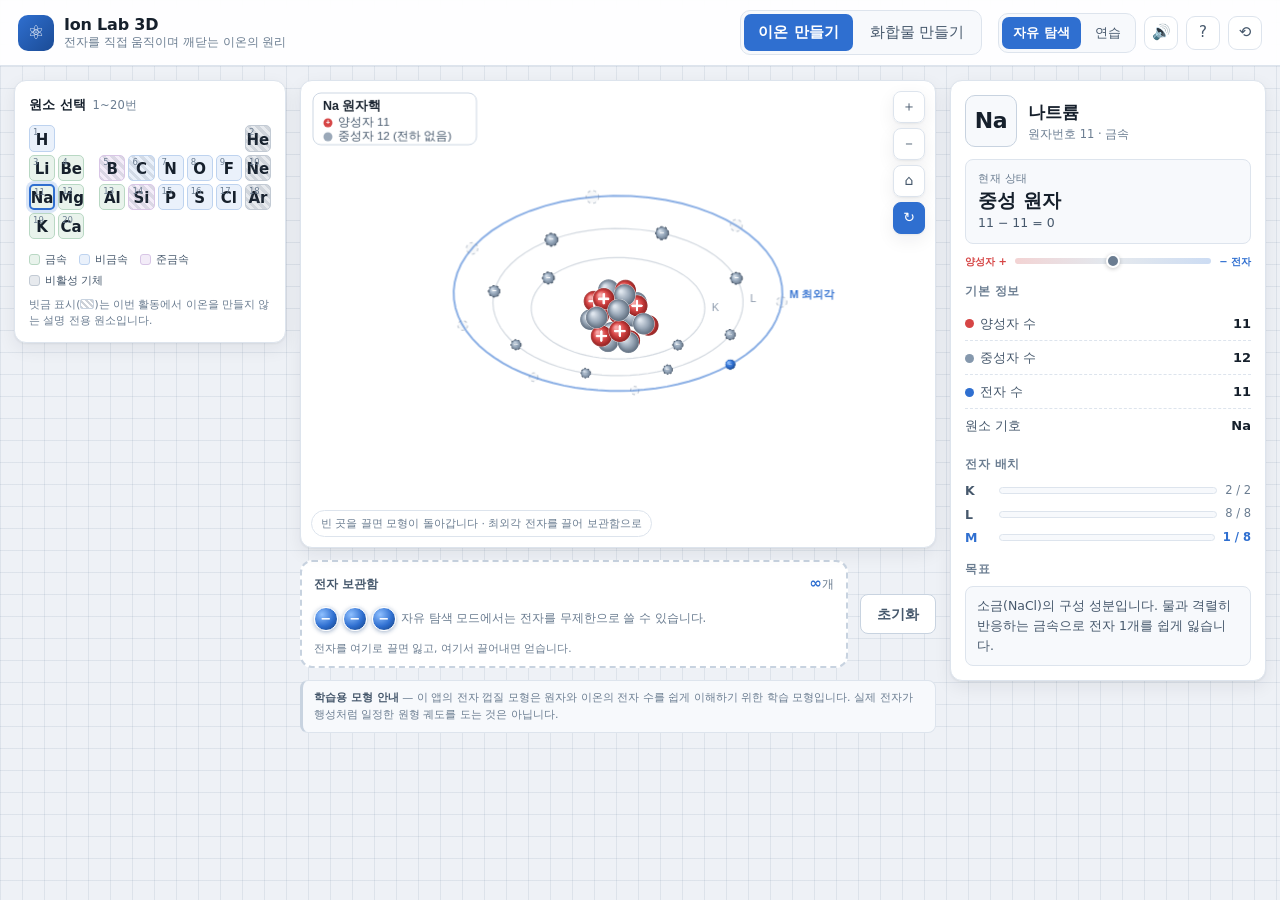
<file: index.html>
<!DOCTYPE html>
<html lang="ko">
<head>
    <meta charset="UTF-8">
    <meta name="viewport" content="width=device-width, initial-scale=1.0, viewport-fit=cover">
    <title>Ion Lab 3D — 전자를 직접 움직이며 깨닫는 이온의 원리</title>
    <meta name="description" content="최외각 전자를 직접 끌어 빼고 넣으며 이온이 만들어지는 과정을 배우는 중학교 과학 3D 이온 모형 학습 웹앱. 1~20번 원소로 이온을 만들고, 양이온과 음이온을 결합해 이온 화합물을 만듭니다.">

    <!-- 오픈그래프 (카카오톡·페이스북·슬랙 미리보기) -->
    <meta property="og:type" content="website">
    <meta property="og:site_name" content="Ion Lab 3D">
    <meta property="og:title" content="Ion Lab 3D — 전자를 직접 움직이며 깨닫는 이온의 원리">
    <meta property="og:description" content="최외각 전자를 직접 끌어 빼고 넣으며 이온이 만들어지는 과정을 배우는 중학교 과학 3D 이온 모형 학습 웹앱.">
    <meta property="og:image" content="https://ion-lab-3d.vercel.app/og-image.png">
    <meta property="og:image:width" content="1200">
    <meta property="og:image:height" content="630">
    <meta property="og:image:alt" content="Ion Lab 3D — 나트륨 원자의 3D 전자 껍질 모형">
    <meta property="og:url" content="https://ion-lab-3d.vercel.app/">
    <meta property="og:locale" content="ko_KR">

    <!-- 트위터 카드 -->
    <meta name="twitter:card" content="summary_large_image">
    <meta name="twitter:title" content="Ion Lab 3D — 전자를 직접 움직이며 깨닫는 이온의 원리">
    <meta name="twitter:description" content="최외각 전자를 직접 끌어 빼고 넣으며 이온이 만들어지는 과정을 배우는 중학교 과학 3D 이온 모형 학습 웹앱.">
    <meta name="twitter:image" content="https://ion-lab-3d.vercel.app/og-image.png">

    <link rel="stylesheet" href="style.css">
</head>
<body>

<!-- ── 상단 공통 영역 (PRD 6.1) ─────────────────────────────── -->
<header class="topbar">
    <div class="brand">
        <span class="brand-mark" aria-hidden="true">⚛</span>
        <span class="brand-text">
            <strong>Ion Lab 3D</strong>
            <small>전자를 직접 움직이며 깨닫는 이온의 원리</small>
        </span>
    </div>

    <nav class="tabs" role="tablist" aria-label="활동 선택">
        <button class="tab is-active" role="tab" aria-selected="true" data-view="ion">이온 만들기</button>
        <button class="tab" role="tab" aria-selected="false" data-view="compound">화합물 만들기</button>
    </nav>

    <div class="topbar-actions">
        <div class="mode-switch" role="radiogroup" aria-label="학습 모드">
            <button class="mode is-active" role="radio" aria-checked="true" data-mode="explore">자유 탐색</button>
            <button class="mode" role="radio" aria-checked="false" data-mode="practice">연습</button>
        </div>
        <button class="icon-btn" id="soundBtn" aria-pressed="true" title="소리 끄기">🔊<span class="sr-only">소리 켜기·끄기</span></button>
        <button class="icon-btn" id="helpBtn" title="도움말">?<span class="sr-only">도움말</span></button>
        <button class="icon-btn" id="restartBtn" title="처음부터">⟲<span class="sr-only">처음부터</span></button>
    </div>
</header>

<!-- ── 이온 만들기 화면 (Blueprint p.5) ──────────────────────── -->
<main class="view is-active" id="view-ion">

    <!-- ① 좌측: 원소 선택 패널 -->
    <aside class="panel panel-elements">
        <h2 class="panel-title">원소 선택 <small>1~20번</small></h2>

        <div class="ptable" id="periodicTable" role="group" aria-label="원자번호 1번부터 20번까지의 주기율표"></div>

        <ul class="legend">
            <li><span class="swatch cat-metal"></span>금속</li>
            <li><span class="swatch cat-nonmetal"></span>비금속</li>
            <li><span class="swatch cat-metalloid"></span>준금속</li>
            <li><span class="swatch cat-noble-gas"></span>비활성 기체</li>
        </ul>
        <p class="legend-note">
            빗금 표시(<span class="hatch-sample"></span>)는 이번 활동에서 이온을 만들지 않는 설명 전용 원소입니다.
        </p>
    </aside>

    <!-- ② 중앙: 3D 원자 모형 -->
    <section class="stage">
        <div class="mission" id="missionBar" hidden>
            <span class="mission-tag">미션</span>
            <span id="missionText">—</span>
            <button class="btn btn-ghost btn-sm" id="newMissionBtn">새 문제</button>
        </div>

        <div class="canvas-shell">
            <canvas id="atomCanvas" aria-label="3D 원자 모형. 최외각 전자를 드래그하여 이동할 수 있습니다."></canvas>

            <div class="canvas-tools" role="group" aria-label="모형 보기 조절">
                <button class="tool" id="zoomInBtn" title="확대">＋</button>
                <button class="tool" id="zoomOutBtn" title="축소">－</button>
                <button class="tool" id="resetViewBtn" title="원래 위치로">⌂</button>
                <button class="tool is-active" id="spinBtn" aria-pressed="true" title="전자 공전 켜기·끄기">↻</button>
            </div>

            <div class="canvas-hint" id="canvasHint">빈 곳을 끌면 모형이 돌아갑니다 · 최외각 전자를 끌어 보관함으로</div>
        </div>

        <!-- ④ 하단: 전자 보관함 -->
        <div class="well-row">
            <div class="well" id="electronWell" aria-label="전자 보관함. 제거한 전자가 모이고, 여기서 전자를 끌어 원자에 추가합니다.">
                <div class="well-head">
                    <span class="well-title">전자 보관함</span>
                    <span class="well-count"><strong id="wellCount">0</strong>개</span>
                </div>
                <div class="well-body" id="wellBody"></div>
                <p class="well-help">전자를 여기로 끌면 잃고, 여기서 끌어내면 얻습니다.</p>
            </div>

            <div class="stage-actions">
                <button class="btn btn-primary" id="checkBtn">정답 확인</button>
                <button class="btn btn-ghost" id="hintBtn">힌트 <span class="hint-stage" id="hintStage"></span></button>
                <button class="btn btn-ghost" id="resetAtomBtn">초기화</button>
            </div>
        </div>

        <p class="model-note">
            <strong>학습용 모형 안내</strong> — 이 앱의 전자 껍질 모형은 원자와 이온의 전자 수를 쉽게 이해하기 위한
            학습 모형입니다. 실제 전자가 행성처럼 일정한 원형 궤도를 도는 것은 아닙니다.
        </p>
    </section>

    <!-- ③ 우측: 실시간 정보 패널 -->
    <aside class="panel panel-info">
        <div class="element-head">
            <div class="element-symbol" id="elemSymbol">Na</div>
            <div class="element-meta">
                <span class="element-name" id="elemName">나트륨</span>
                <span class="element-sub" id="elemSub">원자번호 11 · 금속</span>
            </div>
        </div>

        <div class="charge-card" id="chargeCard">
            <span class="charge-label">현재 상태</span>
            <span class="charge-value" id="chargeValue">중성 원자</span>
            <span class="charge-eq" id="chargeEq">11 − 11 = 0</span>
        </div>

        <div class="balance" aria-hidden="true">
            <span class="balance-end proton">양성자 +</span>
            <div class="balance-track"><div class="balance-knob" id="balanceKnob"></div></div>
            <span class="balance-end electron">− 전자</span>
        </div>

        <h3 class="sub-title">기본 정보</h3>
        <dl class="stat-list">
            <div><dt><span class="dot proton"></span>양성자 수</dt><dd id="statProtons">11</dd></div>
            <div><dt><span class="dot neutron"></span>중성자 수</dt><dd id="statNeutrons">12</dd></div>
            <div><dt><span class="dot electron"></span>전자 수</dt><dd id="statElectrons">11</dd></div>
            <!-- 라벨은 전하에 따라 '원소 기호' ↔ '이온식'으로 바뀐다.
                 중성 원자를 '이온식'이라 부르면 오개념이 된다. -->
            <div><dt id="statFormulaLabel">원소 기호</dt><dd id="statIonFormula">—</dd></div>
        </dl>

        <h3 class="sub-title">전자 배치</h3>
        <ul class="shell-list" id="shellList"></ul>

        <h3 class="sub-title">목표</h3>
        <p class="goal-box" id="goalBox">—</p>

        <div class="feedback" id="feedback" role="status" aria-live="polite" hidden></div>
    </aside>
</main>

<!-- ── 화합물 만들기 화면 (Blueprint p.9) ────────────────────── -->
<main class="view view-compound" id="view-compound">
    <aside class="panel panel-cards">
        <h2 class="panel-title cation">양이온</h2>
        <div class="card-list" id="cationCards"></div>
        <p class="puzzle-legend">
            전자를 <strong>잃어</strong> 자리가 비었으므로 <strong>홈(오목)</strong>이 파여 있습니다.
            홈의 개수 = 잃은 전자 수 = 전하의 크기.
        </p>
    </aside>

    <section class="stage stage-compound">
        <div class="combine-head">
            <h2 class="panel-title">이온 결합 실험실</h2>
            <p class="combine-desc">
                양이온과 음이온 카드를 아래로 끌어다 놓으세요. <strong>총전하가 0</strong>이 되고
                이온의 개수비가 <strong>가장 간단한 정수비</strong>일 때 화합물이 완성됩니다.
            </p>
        </div>

        <div class="dropzone" id="dropzone" aria-label="이온 결합 영역">
            <p class="dropzone-empty" id="dropzoneEmpty">이곳으로 이온 카드를 끌어다 놓거나 카드를 클릭하세요.</p>
            <div class="dropzone-ions" id="dropzoneIons"></div>
        </div>

        <div class="charge-sum">
            <div class="charge-sum-math">
                <span class="sum-label">총전하</span>
                <span class="sum-eq" id="sumEq">(+0) + (0) = 0</span>
            </div>
            <div class="charge-sum-status" id="sumStatus">이온을 추가하세요</div>
            <button class="btn btn-ghost btn-sm" id="clearZoneBtn">비우기</button>
        </div>

        <div class="feedback" id="compoundFeedback" role="status" aria-live="polite" hidden></div>

        <!-- 완성한 화합물의 3D 이온 결정 -->
        <section class="lattice-panel" id="latticePanel" hidden>
            <div class="lattice-head">
                <div>
                    <h3 class="lattice-title"><span id="latticeFormula">NaCl</span> <small id="latticeName">염화 나트륨</small></h3>
                    <p class="lattice-sub" id="latticeRatio">—</p>
                </div>
                <div class="lattice-tools">
                    <button class="tool is-active" id="latticeSpinBtn" aria-pressed="true" title="회전 켜기·끄기">↻</button>
                    <button class="tool" id="latticeResetBtn" title="원래 위치로">⌂</button>
                    <button class="tool" id="latticeCloseBtn" title="닫기">×</button>
                </div>
            </div>

            <div class="lattice-canvas-shell">
                <canvas id="latticeCanvas" aria-label="이온 결정 격자 3D 모형. 끌어서 돌려 볼 수 있습니다."></canvas>
                <div class="lattice-hint">끌어서 돌리기 · 휠로 확대</div>
            </div>

            <ul class="lattice-legend">
                <li><span class="ion-dot cation">+</span><span id="latticeCationName">양이온</span></li>
                <li><span class="ion-dot anion">−</span><span id="latticeAnionName">음이온</span></li>
            </ul>

            <p class="model-note" id="latticeNote"></p>
        </section>

        <div class="checklist">
            <h3 class="sub-title">완성한 화합물 <span id="checklistCount">0 / 8</span></h3>
            <ul class="checklist-items" id="checklistItems"></ul>
        </div>
    </section>

    <aside class="panel panel-cards">
        <h2 class="panel-title anion">음이온</h2>
        <div class="card-list" id="anionCards"></div>
        <p class="puzzle-legend">
            전자를 <strong>더 얻어</strong> 붙어 있으므로 <strong>돌기(볼록)</strong>가 튀어나와 있습니다.
            돌기의 개수 = 얻은 전자 수 = 전하의 크기.
        </p>
    </aside>
</main>

<!-- ── 결과 모달 ────────────────────────────────────────────── -->
<div class="modal-overlay" id="modalOverlay" hidden>
    <div class="modal" role="dialog" aria-modal="true" aria-labelledby="modalTitle">
        <div class="modal-icon" id="modalIcon">✓</div>
        <h3 class="modal-title" id="modalTitle">성공!</h3>
        <div class="modal-formula" id="modalFormula"></div>
        <div class="modal-body" id="modalBody"></div>
        <button class="btn btn-primary modal-btn" id="modalBtn">확인</button>
    </div>
</div>

<!-- ── 도움말 ───────────────────────────────────────────────── -->
<div class="modal-overlay" id="helpOverlay" hidden>
    <div class="modal modal-wide" role="dialog" aria-modal="true" aria-labelledby="helpTitle">
        <h3 class="modal-title" id="helpTitle">사용 방법</h3>
        <div class="modal-body help-body">
            <ol>
                <li><strong>원소 선택</strong> — 왼쪽 주기율표에서 1~20번 원소를 고릅니다.</li>
                <li><strong>전자 조작</strong> — 가장 바깥쪽 껍질(최외각)의 전자만 끌 수 있습니다.
                    전자를 <em>전자 보관함</em>으로 끌면 잃고, 보관함에서 궤도로 끌면 얻습니다.</li>
                <li><strong>실시간 판정</strong> — 오른쪽 패널에서 전자 수와 전하가 즉시 갱신됩니다.</li>
                <li><strong>상태 완성</strong> — 안정한 전자 배치가 되면 이온식과 전하 계산식이 나타납니다.</li>
            </ol>
            <h4>왜 안쪽 전자는 움직이지 않나요?</h4>
            <p>안쪽 껍질의 전자는 원자핵에 더 강하게 묶여 있습니다. 이온이 만들어질 때 실제로 이동하는 것은
               가장 바깥쪽 껍질의 전자입니다.</p>
            <h4>학습 모드</h4>
            <p><strong>자유 탐색</strong>은 정답 판정 없이 마음껏 전자를 넣고 빼며 전하 변화를 관찰합니다.
               <strong>연습</strong>은 시스템이 목표 원소를 제시하고, 단계별 힌트와 진단 피드백을 제공합니다.</p>
            <h4>모형의 한계</h4>
            <p>이 앱의 껍질 모형은 학습용 추상화입니다. 실제 전자는 행성 궤도처럼 정해진 원을 돌지 않습니다.</p>
        </div>
        <button class="btn btn-primary modal-btn" id="helpCloseBtn">닫기</button>
    </div>
</div>

<!-- 즉시 피드백 토스트 -->
<div class="toast" id="toast" role="status" aria-live="assertive" hidden></div>

<!-- 성공 연출용 오버레이 (외부 CDN 의존 없음 — 학교 오프라인망 대비) -->
<canvas class="celebrate" id="celebrateCanvas" aria-hidden="true"></canvas>

<script src="atoms.js"></script>
<script src="rules.js"></script>
<script src="canvas-engine.js"></script>
<script src="lattice-engine.js"></script>
<script src="app.js"></script>
</body>
</html>
</file>
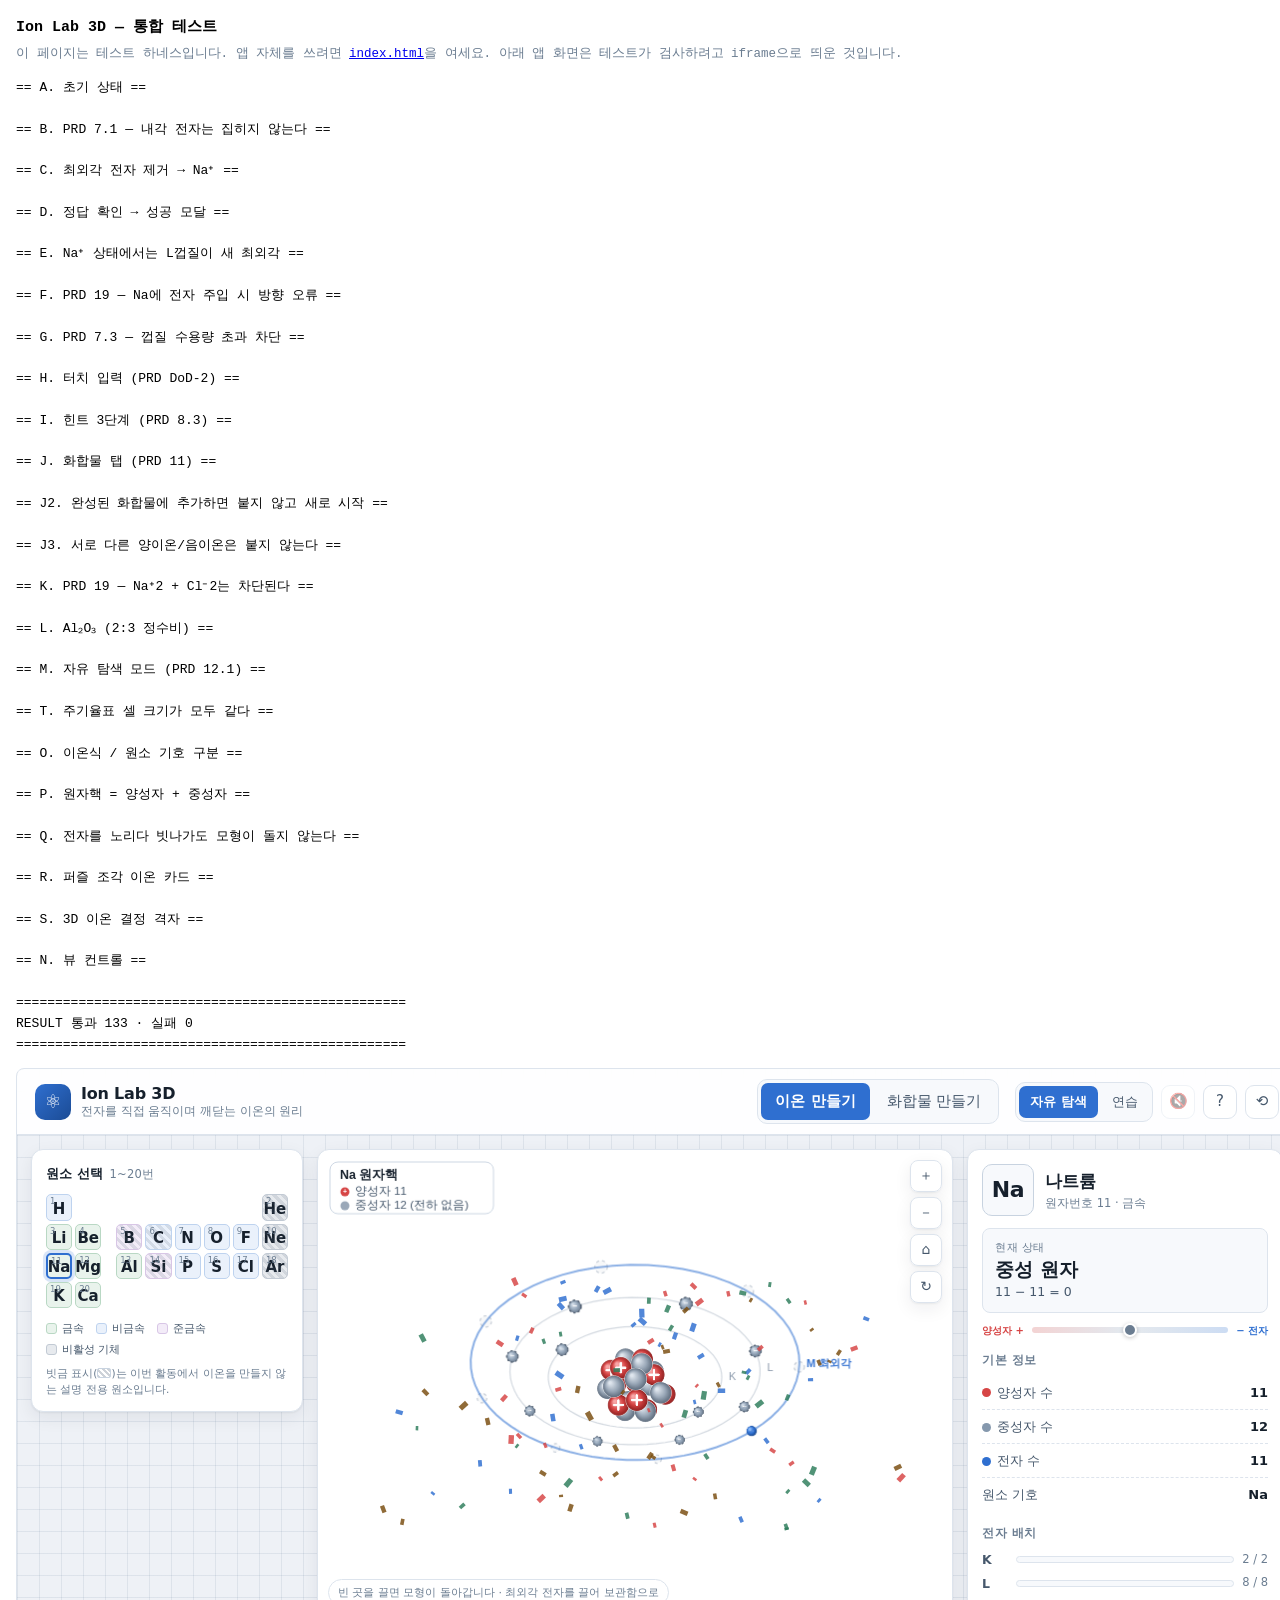
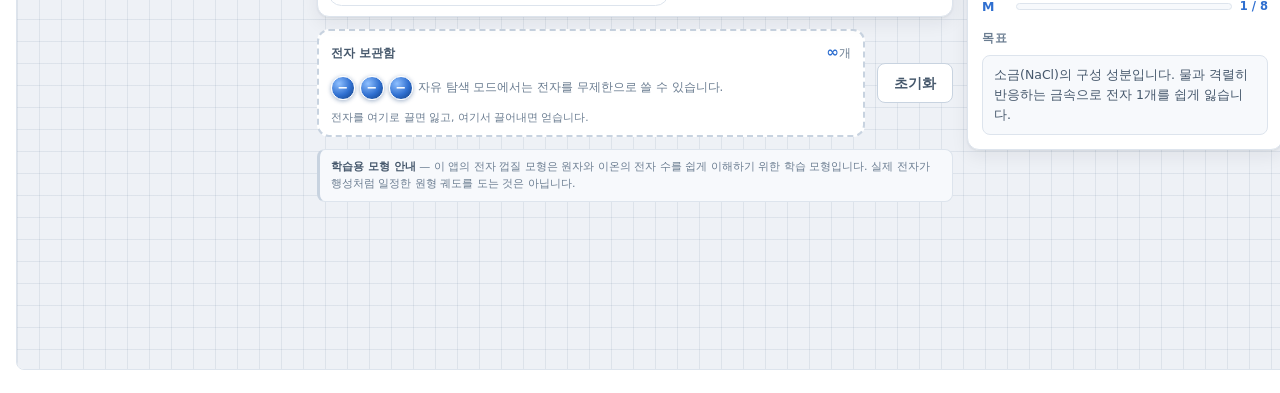
<file: tests/app.test.html>
<!DOCTYPE html>
<html lang="ko">
<head><meta charset="UTF-8"><title>Ion Lab 3D — 통합 테스트</title>
<style>
  body { font: 13px/1.6 "Malgun Gothic", monospace; margin: 0; padding: 16px; }
  #out { white-space: pre-wrap; }
  #out.blocked { background: #fdeded; border: 1px solid #f0bfbf; color: #942929;
                 padding: 14px 16px; border-radius: 8px; }
  h1 { font-size: 15px; margin: 0 0 4px; }
  .lead { color: #6b7d91; margin: 0 0 14px; font-size: 12.5px; }
  #f { width: 1280px; height: 900px; border: 1px solid #dde4ed; border-radius: 8px; }
</style></head>
<body>
<h1>Ion Lab 3D — 통합 테스트</h1>
<p class="lead">이 페이지는 테스트 하네스입니다. 앱 자체를 쓰려면 <a href="../index.html">index.html</a>을 여세요.
아래 앱 화면은 테스트가 검사하려고 iframe으로 띄운 것입니다.</p>
<pre id="out">running…</pre>
<iframe id="f" src="../index.html"></iframe>
<script>
const L = []; let pass = 0, fail = 0; const fails = [];
const log = s => L.push(s);
function ok(name, cond, detail='') { if (cond) pass++; else { fail++; fails.push(name + (detail ? ' — ' + detail : '')); } }
function eq(name, a, b) { ok(name, JSON.stringify(a) === JSON.stringify(b), `기대 ${JSON.stringify(b)}, 실제 ${JSON.stringify(a)}`); }
const done = () => {
    log('\n' + '='.repeat(50));
    log(`RESULT 통과 ${pass} · 실패 ${fail}`);
    log('='.repeat(50));
    if (fail) { log('실패 항목:'); fails.forEach(f => log('  X ' + f)); }
    document.getElementById('out').textContent = L.join('\n');
};

const f = document.getElementById('f');
f.addEventListener('load', () => setTimeout(run, 700));

/** iframe 안을 들여다볼 수 없으면 그 이유를 알려주고 멈춘다. */
function checkAccess() {
    let d = null;
    try { d = f.contentDocument; } catch (e) { /* 교차 출처 접근 차단 */ }
    if (d && d.getElementById('atomCanvas')) return true;

    const viaFile = location.protocol === 'file:';
    document.getElementById('out').className = 'blocked';
    document.getElementById('out').textContent =
        '테스트를 실행할 수 없습니다 — iframe 안의 index.html에 접근이 차단되었습니다.\n\n' +
        (viaFile
            ? 'file:// 로 열면 Chrome이 파일마다 별도의 출처로 취급해서, 이 페이지가\n' +
              'iframe 안의 문서를 읽을 수 없습니다. 다음 중 하나로 실행하세요.\n\n' +
              '  1) 로컬 서버로 열기 (권장)\n' +
              '       py -m http.server 8000\n' +
              '       → http://localhost:8000/tests/app.test.html\n\n' +
              '  2) Chrome에 플래그를 주고 열기\n' +
              '       chrome.exe --allow-file-access-from-files "' + location.href + '"\n\n' +
              '단위 테스트(rules.test.html)는 iframe을 쓰지 않으므로 그냥 열어도 실행됩니다.'
            : 'index.html을 불러오지 못했거나 앱 초기화 중 오류가 났습니다.\n' +
              '개발자 도구 콘솔을 확인하세요.');
    return false;
}

function run() {
    if (!checkAccess()) return;

    const w = f.contentWindow, d = f.contentDocument;
    const ev = (src) => w.eval(src);
    const canvas = d.getElementById('atomCanvas');

    // 궤도 애니메이션을 멈춰 전자 위치를 결정적으로 만든다
    ev('engine.setAnimateOrbit(false)');
    ev('selectElement(11)');       // 나트륨
    ev('applyMode("practice")');   // 연습 모드 (판정 활성)
    ev('selectElement(11)');
    ev('engine.setAnimateOrbit(false)');

    // 캔버스 위치는 모드에 따라 달라진다(미션 바 노출 여부). 매번 다시 잰다.
    const at = (shell, slot) => {
        const r = canvas.getBoundingClientRect();
        const o = JSON.parse(ev(`JSON.stringify(engine.getSlotScreenPos(${shell}, ${slot}))`));
        return { x: r.left + o.x, y: r.top + o.y };
    };
    const mouse = (type, target, x, y) => target.dispatchEvent(
        new w.MouseEvent(type, { clientX: x, clientY: y, bubbles: true, cancelable: true }));

    log('== A. 초기 상태 ==');
    eq('선택 원소', ev('state.element.symbol'), 'Na');
    eq('초기 전자 배치', JSON.parse(ev('JSON.stringify(engine.getShells())')), [2, 8, 1]);
    eq('연습 모드 보관함 초기값', ev('state.well'), 3);
    eq('정답확인 버튼 노출', d.getElementById('checkBtn').hidden, false);
    eq('힌트 버튼 노출', d.getElementById('hintBtn').hidden, false);
    eq('미션 바 노출', d.getElementById('missionBar').hidden, false);

    log('\n== B. PRD 7.1 — 내각 전자는 집히지 않는다 ==');
    // 이전 구현에서는 K껍질 전자도 자유롭게 뽑을 수 있었다.
    const k0 = at(0, 0);
    mouse('mousedown', canvas, k0.x, k0.y);
    ok('K껍질 전자 mousedown → 집히지 않음', ev('engine.draggedElectron') === null);
    eq('  전자 배치 불변', JSON.parse(ev('JSON.stringify(engine.getShells())')), [2, 8, 1]);
    ok('  내각 안내 토스트 표시', d.getElementById('toast').hidden === false);
    ok('  안내 문구 내용', /최외각 전자만/.test(d.getElementById('toast').textContent));
    mouse('mouseup', w, k0.x, k0.y);

    const l0 = at(1, 0);
    mouse('mousedown', canvas, l0.x, l0.y);
    ok('L껍질(내각) 전자도 집히지 않음', ev('engine.draggedElectron') === null);
    eq('  전자 배치 불변', JSON.parse(ev('JSON.stringify(engine.getShells())')), [2, 8, 1]);
    mouse('mouseup', w, l0.x, l0.y);

    log('\n== C. 최외각 전자 제거 → Na⁺ ==');
    const m0 = at(2, 0);
    mouse('mousedown', canvas, m0.x, m0.y);
    ok('M껍질(최외각) 전자 집힘', ev('engine.draggedElectron') !== null);

    const well = d.getElementById('electronWell');
    const wr = well.getBoundingClientRect();
    const wc = { x: wr.left + wr.width / 2, y: wr.top + wr.height / 2 };
    mouse('mousemove', w, wc.x, wc.y);
    ok('보관함 위 호버 표시', well.classList.contains('is-hover'));
    mouse('mouseup', w, wc.x, wc.y);

    eq('전자 배치 → [2,8,0]', JSON.parse(ev('JSON.stringify(engine.getShells())')), [2, 8, 0]);
    eq('전자 수 → 10', ev('engine.getElectronCount()'), 10);
    eq('보관함 +1 → 4', ev('state.well'), 4);
    eq('정보 패널 전자 수', d.getElementById('statElectrons').textContent, '10');
    eq('정보 패널 전하 계산식', d.getElementById('chargeEq').textContent, '11 − 10 = +1');
    eq('정보 패널 상태', d.getElementById('chargeValue').textContent, '+1 양이온');
    eq('정보 패널 이온식', d.getElementById('statIonFormula').textContent, 'Na⁺');
    ok('전하 카드 양이온 스타일', d.getElementById('chargeCard').classList.contains('is-cation'));

    log('\n== D. 정답 확인 → 성공 모달 ==');
    d.getElementById('checkBtn').click();
    ok('성공 모달 열림', d.getElementById('modalOverlay').hidden === false);
    ok('  모달에 Na⁺ 표기', /Na⁺/.test(d.getElementById('modalFormula').textContent));
    ok('  전하 계산식 노출', /11 − 10 = \+1/.test(d.getElementById('modalBody').textContent));
    ok('  이온 이름 노출', /나트륨 이온/.test(d.getElementById('modalBody').textContent));
    ok('  전자 배치 노출', /2, 8/.test(d.getElementById('modalBody').textContent));
    ev('closeModal()');

    log('\n== E. Na⁺ 상태에서는 L껍질이 새 최외각 ==');
    const l0b = at(1, 0);
    mouse('mousedown', canvas, l0b.x, l0b.y);
    ok('L껍질 전자가 이제 집힘', ev('engine.draggedElectron') !== null);
    mouse('mouseup', w, m0.x, m0.y); // 아무 데도 안 놓음 → 원위치 복귀
    eq('  안착 실패 시 원위치 복귀', JSON.parse(ev('JSON.stringify(engine.getShells())')), [2, 8, 0]);

    log('\n== F. PRD 19 — Na에 전자 주입 시 방향 오류 ==');
    ev('selectElement(11)');
    ev('engine.setAnimateOrbit(false)');
    const wellE = d.querySelector('.well-e');
    ok('보관함에 전자 칩 존재', !!wellE);
    mouse('mousedown', wellE, wr.left + 20, wr.top + 20);
    ok('보관함에서 전자 집힘', ev('engine.draggedElectron') !== null);
    eq('  보관함 개수 감소', ev('state.well'), 2);

    const m1 = at(2, 1); // M껍질의 빈 슬롯
    mouse('mousemove', w, m1.x, m1.y);
    mouse('mouseup', w, m1.x, m1.y);
    eq('전자 배치 → [2,8,2]', JSON.parse(ev('JSON.stringify(engine.getShells())')), [2, 8, 2]);
    eq('전하 → −1 음이온', d.getElementById('chargeValue').textContent, '-1 음이온');
    ok('방향 오류 즉시 피드백', /어느 쪽이 더 적을까요/.test(d.getElementById('toast').textContent),
        d.getElementById('toast').textContent);

    log('\n== G. PRD 7.3 — 껍질 수용량 초과 차단 ==');
    ev('selectElement(2)');  // He: K껍질 2/2로 가득 참
    ev('engine.setAnimateOrbit(false)');
    eq('He 배치', JSON.parse(ev('JSON.stringify(engine.getShells())')), [2]);
    ok('He 조작 비활성', ev('engine.interactive') === false);
    const he0 = at(0, 0);
    mouse('mousedown', canvas, he0.x, he0.y);
    ok('비활성 기체 전자 집히지 않음', ev('engine.draggedElectron') === null);
    mouse('mouseup', w, he0.x, he0.y);
    ok('비활성 기체 안내 피드백', /이미 채워져 있어/.test(d.getElementById('feedback').textContent));

    log('\n== H. 터치 입력 (PRD DoD-2) ==');
    // 이전 구현은 touchend에서 changedTouches를 읽지 않아 좌표가 undefined였고,
    // 그 결과 터치로는 전자를 버리는 동작이 성립하지 않았다.
    ev('selectElement(17)'); // Cl [2,8,7]
    ev('engine.setAnimateOrbit(false)');
    const c0 = at(2, 0);
    const mkTouch = (x, y) => new w.Touch({ identifier: 1, target: canvas, clientX: x, clientY: y });
    const touch = (type, target, x, y) => {
        const t = mkTouch(x, y);
        target.dispatchEvent(new w.TouchEvent(type, {
            touches: type === 'touchend' ? [] : [t],
            targetTouches: type === 'touchend' ? [] : [t],
            changedTouches: [t], bubbles: true, cancelable: true
        }));
    };
    touch('touchstart', canvas, c0.x, c0.y);
    ok('터치로 최외각 전자 집힘', ev('engine.draggedElectron') !== null);
    touch('touchmove', w, wc.x, wc.y);
    touch('touchend', w, wc.x, wc.y);
    eq('터치로 전자 제거됨 → [2,8,6]', JSON.parse(ev('JSON.stringify(engine.getShells())')), [2, 8, 6]);
    eq('  Cl 전자 제거 → 방향 오류 진단', ev('Rules.evaluate(state.element, engine.getShells()).status'), 'direction');

    log('\n== I. 힌트 3단계 (PRD 8.3) ==');
    ev('selectElement(11)');
    const hintBtn = d.getElementById('hintBtn'), fb = d.getElementById('feedback');
    hintBtn.click();
    eq('1단계 표시', ev('state.hintStage'), 1);
    ok('  현상 파악 질문', /몇 개인가요/.test(fb.textContent), fb.textContent);
    ok('  정답 미노출', !/1개를 잃어 보세요/.test(fb.textContent));
    hintBtn.click();
    ok('2단계 목표 유도', /할까요/.test(fb.textContent), fb.textContent);
    hintBtn.click();
    eq('3단계 도달', ev('state.hintStage'), 3);
    ok('  직접 지시', /전자 1개를 잃어 보세요/.test(fb.textContent), fb.textContent);
    eq('  힌트 단계 배지', d.getElementById('hintStage').textContent, '3/3');

    log('\n== J. 화합물 탭 (PRD 11) ==');
    ev('switchView("compound")');
    ok('화합물 뷰 활성', d.getElementById('view-compound').classList.contains('is-active'));
    const cards = [...d.querySelectorAll('#cationCards .ion-card')];
    const anions = [...d.querySelectorAll('#anionCards .ion-card')];
    eq('양이온 카드 5종', cards.length, 5);
    eq('음이온 카드 3종', anions.length, 3);

    const click = (sel) => d.querySelector(sel).click();
    // Na⁺ + Cl⁻ → NaCl
    cards.find(c => c.dataset.display === 'Na⁺').click();
    eq('Na⁺ 1개 → 양전하 과다', d.getElementById('sumStatus').textContent, '양전하 과다');
    anions.find(c => c.dataset.display === 'Cl⁻').click();
    // 완성 모달은 맞물린 모형을 가리지 않도록 지연되어 뜬다 → 완성 즉시엔 아직 숨겨진 상태.
    // (완성 자체는 즉시 등록되어 모달 내용·체크리스트·격자는 곧바로 준비된다.)
    ok('NaCl 완성 모달은 즉시 뜨지 않고 지연됨', d.getElementById('modalOverlay').hidden === true);
    eq('  화학식(모달 내용은 즉시 준비)', d.getElementById('modalFormula').textContent, 'NaCl');
    ok('  이름 노출', /염화 나트륨/.test(d.getElementById('modalBody').textContent));
    ok('  체크리스트 반영', ev('state.completed.has("NaCl")'));
    eq('  체크리스트 카운트', d.getElementById('checklistCount').textContent, '1 / 8');
    d.getElementById('modalBtn').click();
    eq('  완성 후 결합 영역 비워짐', ev('state.zoneIons.length'), 0);

    // 완성 팝업을 바깥 클릭으로 닫아 이온이 남은 채 다음 이온을 넣으면, 앞 화합물에
    // 붙지 않고 새 화합물이 시작돼야 한다 (사용자 제보 버그).
    log('\n== J2. 완성된 화합물에 추가하면 붙지 않고 새로 시작 ==');
    ev('state.zoneIons = []; renderCompoundZone();');
    ev('addIonToZone(findCard("Na⁺")); addIonToZone(findCard("Cl⁻"));'); // NaCl 완성
    ok('NaCl 완성 상태', ev('Rules.evaluateCompound(state.zoneIons).status') === 'success');
    ev('closeModal();'); // 바깥 클릭처럼 이온은 남긴 채 팝업만 닫음
    ev('addIonToZone(findCard("K⁺"));'); // 이어서 새 이온 추가
    eq('  완성 화합물에 추가 → 새로 시작 (개수 1)', ev('state.zoneIons.length'), 1);
    eq('  남은 이온은 방금 넣은 것', ev('state.zoneIons[0].display'), 'K⁺');
    ev('state.zoneIons = []; renderCompoundZone();');

    // 같은 부호의 다른 원소는 붙지 않는다 — 양이온끼리/음이온끼리는 결합하지 않음 (사용자 제보)
    log('\n== J3. 서로 다른 양이온/음이온은 붙지 않는다 ==');
    ev('state.zoneIons = []; renderCompoundZone();');
    ev('addIonToZone(findCard("K⁺")); addIonToZone(findCard("Ca²⁺"));');
    eq('K⁺에 Ca²⁺는 안 붙음 (개수 1 유지)', ev('state.zoneIons.length'), 1);
    eq('  남은 건 처음 넣은 K⁺', ev('state.zoneIons[0].display'), 'K⁺');
    ev('addIonToZone(findCard("K⁺"));'); // 같은 양이온은 허용 (K⁺2 → K₂O 등)
    eq('  같은 양이온은 허용', ev('state.zoneIons.length'), 2);
    ev('addIonToZone(findCard("Cl⁻")); addIonToZone(findCard("F⁻"));');
    ok('  다른 음이온 F⁻도 안 붙음', ev('!state.zoneIons.some(i => i.display === "F⁻")'));
    ev('state.zoneIons = []; renderCompoundZone();');

    // Na⁺2 + Cl⁻2 → 최소 정수비 위반 (PRD 19)
    log('\n== K. PRD 19 — Na⁺2 + Cl⁻2는 차단된다 ==');
    ev('state.zoneIons = []; renderCompoundZone();');
    ev('addIonToZone(findCard("Na⁺")); addIonToZone(findCard("Na⁺"));');
    ev('addIonToZone(findCard("Cl⁻")); addIonToZone(findCard("Cl⁻"));');
    ok('완성 모달이 뜨지 않음', d.getElementById('modalOverlay').hidden === true);
    eq('총전하 표기', d.getElementById('sumEq').textContent, '(+2) + (-2) = 0');
    eq('상태', d.getElementById('sumStatus').textContent, '전하는 0 — 개수비 확인 필요');
    ok('약분 유도 메시지', /가장 간단한 개수비가 아닙니다/.test(d.getElementById('compoundFeedback').textContent),
        d.getElementById('compoundFeedback').textContent);
    ok('  2:2 → 1:1 안내', /1:1로 줄여 보세요/.test(d.getElementById('compoundFeedback').textContent));

    // Al³⁺2 + O²⁻3 → Al₂O₃
    log('\n== L. Al₂O₃ (2:3 정수비) ==');
    ev('state.zoneIons = []; renderCompoundZone();');
    ev('addIonToZone(findCard("Al³⁺")); addIonToZone(findCard("Al³⁺"));');
    ev('addIonToZone(findCard("O²⁻")); addIonToZone(findCard("O²⁻"));');
    ok('Al³⁺2 + O²⁻2 → 미완성', d.getElementById('modalOverlay').hidden === true);
    ev('addIonToZone(findCard("O²⁻"));');
    eq('Al³⁺2 + O²⁻3 → 화학식', d.getElementById('modalFormula').textContent, 'Al₂O₃');
    ok('  아래첨자 표기', /Al₂O₃/.test(d.getElementById('modalBody').textContent));
    ok('  계수 1 생략 안내', /아래첨자를 생략/.test(d.getElementById('modalBody').textContent));
    d.getElementById('modalBtn').click();

    log('\n== M. 자유 탐색 모드 (PRD 12.1) ==');
    ev('switchView("ion"); applyMode("explore");');
    eq('보관함 무한', ev('state.well === Infinity'), true);
    eq('정답확인 숨김', d.getElementById('checkBtn').hidden, true);
    eq('힌트 숨김', d.getElementById('hintBtn').hidden, true);
    eq('미션 바 숨김', d.getElementById('missionBar').hidden, true);
    ev('selectElement(11)');
    ev('engine.setAnimateOrbit(false)');
    // 자유 탐색에서는 미션 바와 정답확인 버튼이 사라져 보관함 위치가 달라진다.
    // 연습 모드에서 잰 좌표를 재사용하면 안 된다.
    d.getElementById('toast').hidden = true;
    const wr2 = well.getBoundingClientRect();
    const wc2 = { x: wr2.left + wr2.width / 2, y: wr2.top + wr2.height / 2 };
    const m0e = at(2, 0);
    mouse('mousedown', canvas, m0e.x, m0e.y);
    mouse('mousemove', w, wc2.x, wc2.y);
    mouse('mouseup', w, wc2.x, wc2.y);
    eq('자유 탐색에서도 전자 제거 가능', ev('engine.getElectronCount()'), 10);
    eq('  보관함은 여전히 무한', ev('state.well === Infinity'), true);
    ok('  판정 토스트 없음(정답 판정 미적용)', d.getElementById('toast').hidden === true,
        d.getElementById('toast').textContent);

    log('\n== T. 주기율표 셀 크기가 모두 같다 ==');
    // 13족 앞 간격을 margin으로 주면 그 칸만 폭이 깎여 B·Al만 작아진다.
    // 간격은 그리드의 간격 전용 칸으로 만들어야 한다.
    ev('switchView("ion")');
    const cells = [...d.querySelectorAll('.cell')];
    eq('셀 20개', cells.length, 20);
    const sizeKeys = new Set(cells.map(c => {
        const r = c.getBoundingClientRect();
        return r.width.toFixed(2) + 'x' + r.height.toFixed(2);
    }));
    ok('모든 셀의 크기가 동일', sizeKeys.size === 1, '크기 종류: ' + [...sizeKeys].join(', '));
    const box = (sym) => cells.find(c => c.querySelector('.sym').textContent === sym).getBoundingClientRect();
    ok('셀이 정사각형', Math.abs(box('H').width - box('H').height) < 0.5);
    // 전이금속 생략 구간은 일반 칸 사이보다 확실히 넓어야 한다
    const normalGap = box('Be').left - box('Li').right;
    const skipGap = box('B').left - box('Be').right;
    ok('전이금속 생략 구간이 더 넓다', skipGap > normalGap * 2,
        `보통 ${normalGap.toFixed(1)}px vs 생략 구간 ${skipGap.toFixed(1)}px`);
    ok('3주기도 같은 간격', Math.abs((box('Al').left - box('Mg').right) - skipGap) < 0.5);
    ok('주기율표가 패널을 넘지 않음',
        d.getElementById('periodicTable').getBoundingClientRect().width <=
        d.querySelector('.panel-elements').getBoundingClientRect().width);

    log('\n== O. 이온식 / 원소 기호 구분 ==');
    // 중성 원자를 '이온식: Na (원자)'라고 부르면 오개념이 된다.
    ev('switchView("ion"); applyMode("explore"); selectElement(11);');
    ev('engine.setAnimateOrbit(false)');
    eq('중성 원자 → 라벨이 "원소 기호"', d.getElementById('statFormulaLabel').textContent, '원소 기호');
    eq('중성 원자 → 값에 (원자) 같은 군더더기 없음', d.getElementById('statIonFormula').textContent, 'Na');
    ok('중성 상태에서 "이온식" 표기 없음', !/이온식/.test(d.getElementById('statFormulaLabel').textContent));

    const mNa = at(2, 0);
    mouse('mousedown', canvas, mNa.x, mNa.y);
    const wrO = well.getBoundingClientRect();
    mouse('mousemove', w, wrO.left + wrO.width / 2, wrO.top + wrO.height / 2);
    mouse('mouseup', w, wrO.left + wrO.width / 2, wrO.top + wrO.height / 2);
    eq('이온이 되면 → 라벨이 "이온식"', d.getElementById('statFormulaLabel').textContent, '이온식');
    eq('이온이 되면 → 값이 Na⁺', d.getElementById('statIonFormula').textContent, 'Na⁺');

    log('\n== P. 원자핵 = 양성자 + 중성자 ==');
    ev('selectElement(11)');
    eq('핵자 수 = 양성자 + 중성자', ev('engine.nucleons.length'), 23);
    eq('양성자 수', ev('engine.nucleons.filter(n => n.isProton).length'), 11);
    eq('중성자 수', ev('engine.nucleons.filter(n => !n.isProton).length'), 12);
    ev('selectElement(20)');
    eq('Ca 핵자 수 (20p + 20n)', ev('engine.nucleons.length'), 40);
    eq('Ca 양성자 수', ev('engine.nucleons.filter(n => n.isProton).length'), 20);
    ok('핵자가 핵 반경 안에 있음',
        ev('engine.nucleons.every(n => Math.hypot(n.ux, n.uy, n.uz) <= 1.001)'));
    ok('스프라이트 캐시 사용 (매 프레임 그라디언트 생성 안 함)', ev('!!engine.sprites'));
    ok('양성자·중성자 스프라이트 존재', ev('!!(engine.sprites.proton && engine.sprites.neutron)'));

    log('\n== Q. 전자를 노리다 빗나가도 모형이 돌지 않는다 ==');
    ev('selectElement(11)');
    ev('engine.setAnimateOrbit(false)');
    ev('engine.resetView()');
    const ry0 = ev('engine.camera.ry');
    const near = at(2, 0);
    const miss = ev(`engine.intentRadius(false)`);
    // 전자 바로 옆(히트 반경 밖, 의도 반경 안)을 눌러 본다
    mouse('mousedown', canvas, near.x + miss * 0.8, near.y);
    ok('빗나감 → 전자를 집지 않음', ev('engine.draggedElectron') === null);
    ok('빗나감 → 회전도 시작하지 않음', ev('engine.isOrbitRotating') === false);
    mouse('mousemove', w, near.x + miss * 0.8 + 60, near.y + 40);
    eq('빗나감 → 카메라 각도 불변', ev('engine.camera.ry'), ry0);
    mouse('mouseup', w, near.x, near.y);

    // 전자에서 충분히 먼 빈 공간에서는 정상적으로 회전해야 한다
    mouse('mousedown', canvas, 18, 18);
    ok('빈 공간 → 회전 시작', ev('engine.isOrbitRotating') === true);
    mouse('mousemove', w, 90, 40);
    ok('빈 공간 → 카메라가 실제로 돌아감', ev('engine.camera.ry') !== ry0);
    mouse('mouseup', w, 90, 40);

    log('\n== R. 퍼즐 조각 이온 카드 ==');
    ev('switchView("compound")');
    const countArcs = (display, type) => {
        const card = [...d.querySelectorAll('.ion-card')].find(c => c.dataset.display === display);
        return (card.querySelector('.puzzle path').getAttribute('d').match(/A /g) || []).length;
    };
    eq('Na⁺ 홈 1개', countArcs('Na⁺'), 1);
    eq('Mg²⁺ 홈 2개', countArcs('Mg²⁺'), 2);
    eq('Al³⁺ 홈 3개', countArcs('Al³⁺'), 3);
    eq('Cl⁻ 돌기 1개', countArcs('Cl⁻'), 1);
    eq('O²⁻ 돌기 2개', countArcs('O²⁻'), 2);
    // sweep 방향이 오목/볼록을 가른다: 양이온은 0(안쪽), 음이온은 1(바깥쪽)
    const pathOf = (display) => [...d.querySelectorAll('.ion-card')]
        .find(c => c.dataset.display === display).querySelector('.puzzle path').getAttribute('d');
    ok('양이온은 오목(sweep 0)', /A 8\.5 8\.5 0 0 0/.test(pathOf('Na⁺')), pathOf('Na⁺'));
    ok('음이온은 볼록(sweep 1)', /A 8\.5 8\.5 0 0 1/.test(pathOf('Cl⁻')), pathOf('Cl⁻'));
    ok('양이온 홈은 오른쪽 변 (음이온과 마주 봄)', /L 126 /.test(pathOf('Na⁺')));
    ok('음이온 돌기는 왼쪽 변', /L 0 /.test(pathOf('Cl⁻')));

    log('\n== S. 3D 이온 결정 격자 ==');
    ev('state.zoneIons = []; renderCompoundZone();');
    ev('addIonToZone(findCard("Na⁺")); addIonToZone(findCard("Cl⁻")); closeModal();');
    ok('완성 시 결정 패널 노출', d.getElementById('latticePanel').hidden === false);
    eq('화학식 표기', d.getElementById('latticeFormula').textContent, 'NaCl');
    eq('개수비 표기', d.getElementById('latticeRatio').textContent, 'Na⁺ : Cl⁻ = 1 : 1');
    eq('격자 자리 수 (4×4×4)', ev('lattice.sites.length'), 64);
    eq('1:1은 정확히 반반', ev('lattice.sites.filter(s => s.isCation).length'), 32);
    ok('1:1은 실제 암염 구조', ev('lattice.isRockSalt()'));
    ok('결정임을 명시 (분자가 아님)', /분자가 아니라 결정/.test(d.getElementById('latticeNote').textContent));
    ok('NaCl은 실제 구조와 같다고 안내', /실제 NaCl 결정 구조와 같습니다/.test(d.getElementById('latticeNote').textContent));
    ok('이온 반지름을 화면에 노출', /181pm/.test(d.getElementById('latticeAnionName').textContent));

    // 1:1이 아닌 화합물은 모식도임을 반드시 밝혀야 한다
    ev('state.zoneIons = []; renderCompoundZone();');
    ev('addIonToZone(findCard("Ca²⁺")); addIonToZone(findCard("Cl⁻")); addIonToZone(findCard("Cl⁻")); closeModal();');
    eq('CaCl₂ 개수비 표기', d.getElementById('latticeRatio').textContent, 'Ca²⁺ : Cl⁻ = 1 : 2');
    ok('CaCl₂는 암염 구조가 아님', ev('lattice.isRockSalt()') === false);
    ok('CaCl₂는 모식도임을 명시', /학습용 모식도/.test(d.getElementById('latticeNote').textContent));
    ok('실제 구조와 다름을 명시', /실제 CaCl₂의 결정 구조와는 다릅니다/.test(d.getElementById('latticeNote').textContent));

    ev('switchView("ion")');

    log('\n== N. 뷰 컨트롤 ==');
    const z0 = ev('engine.camera.zoom');
    d.getElementById('zoomInBtn').click();
    ok('확대 동작', ev('engine.camera.zoom') > z0);
    d.getElementById('zoomOutBtn').click();
    d.getElementById('zoomOutBtn').click();
    ok('축소 동작', ev('engine.camera.zoom') < z0);
    d.getElementById('resetViewBtn').click();
    eq('원래 위치로 → 배율 1', ev('engine.camera.zoom'), 1);
    d.getElementById('spinBtn').click();
    eq('공전 On/Off 토글', ev('engine.animateOrbit'), false);
    d.getElementById('soundBtn').click();
    eq('소리 On/Off 토글', ev('engine.soundEnabled'), false);

    done();
}
// 테스트 도중 예외가 나면 통과 0으로 조용히 끝내지 말고 어디서 터졌는지 남긴다.
window.addEventListener('error', e => {
    fail++;
    fails.push(`테스트 실행 중 예외 — ${e.message} (${e.filename}:${e.lineno})`);
    done();
});
</script>
</body>
</html>
</file>
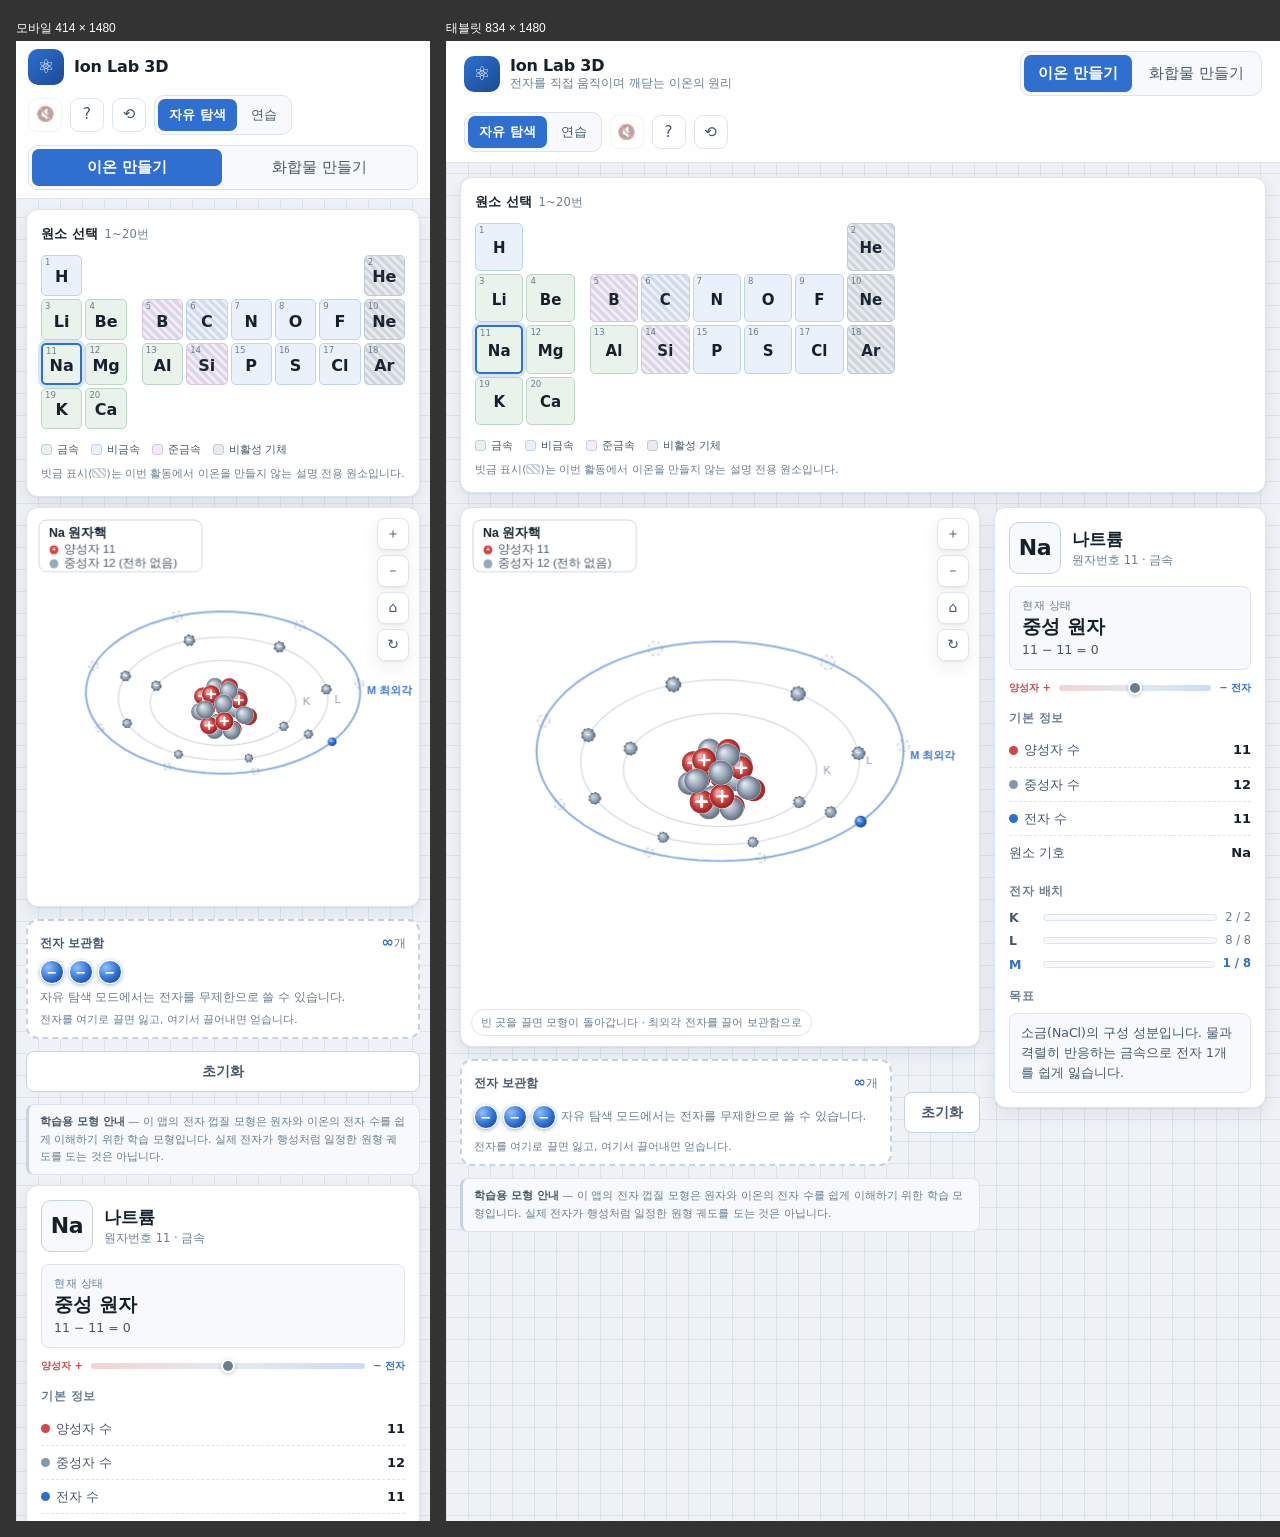
<file: tests/responsive.html>
<!DOCTYPE html>
<html><head><meta charset="UTF-8"><title>frame</title>
<style>
  body { margin:0; background:#333; display:flex; gap:16px; padding:16px; font:12px sans-serif; }
  figure { margin:0; }
  figcaption { color:#fff; padding:4px 0; }
  iframe { border:0; background:#fff; display:block; }
  .m iframe { width:414px; height:1480px; }
  .t iframe { width:834px; height:1480px; }
</style></head>
<body>
<figure class="m"><figcaption>모바일 414 × 1480</figcaption><iframe src="../index.html"></iframe></figure>
<figure class="t"><figcaption>태블릿 834 × 1480</figcaption><iframe src="../index.html"></iframe></figure>
</body></html>
</file>
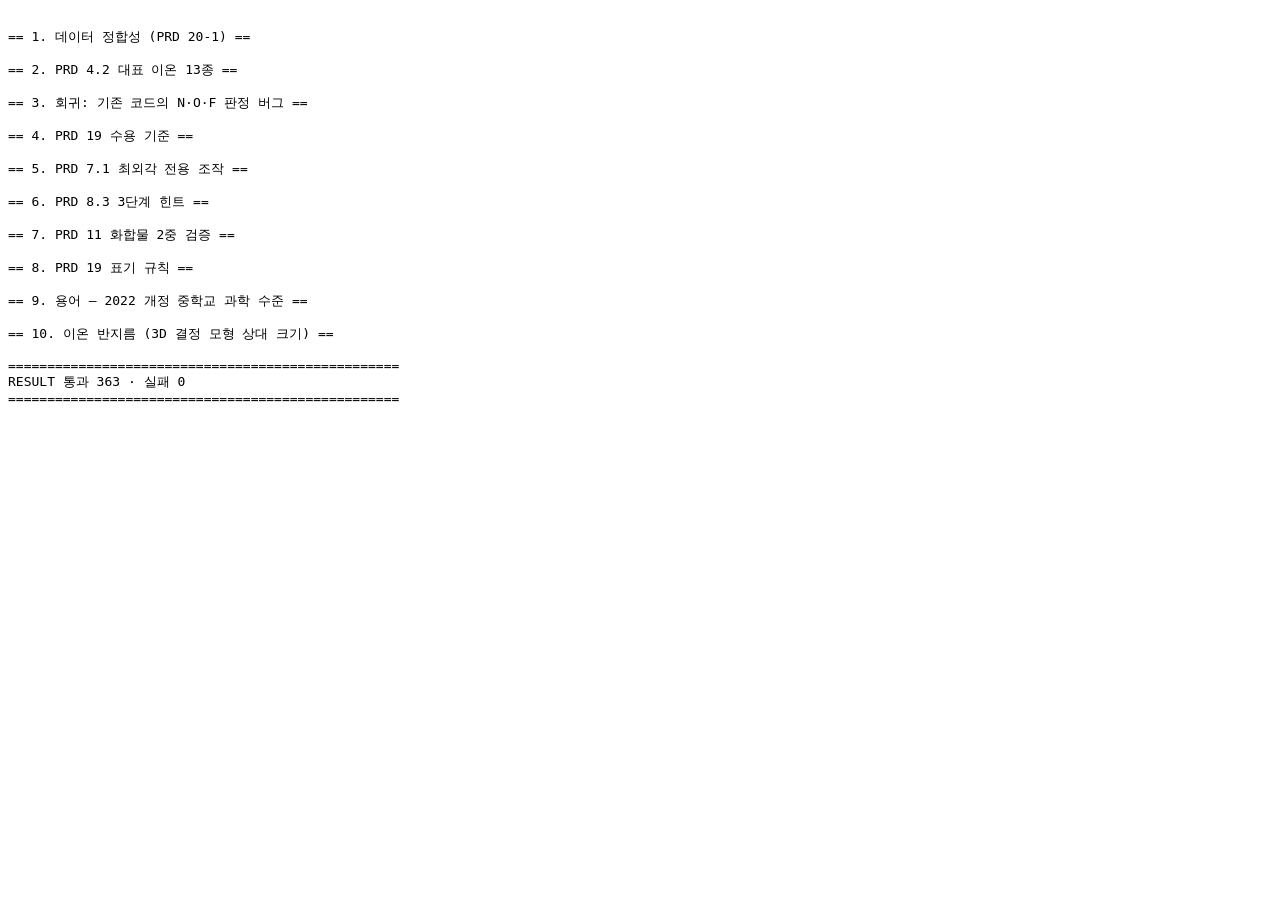
<file: tests/rules.test.html>
<!DOCTYPE html>
<html lang="ko">
<head><meta charset="UTF-8"><title>verify</title></head>
<body>
<pre id="out"></pre>
<script src="../atoms.js"></script>
<script src="../rules.js"></script>
<script>
const L = [];
const log = (s) => L.push(s);
let pass = 0, fail = 0;
const fails = [];

function ok(name, cond, detail = '') {
    if (cond) pass++;
    else { fail++; fails.push(`${name}${detail ? ' — ' + detail : ''}`); }
}
function eq(name, actual, expected) {
    ok(name, JSON.stringify(actual) === JSON.stringify(expected),
        `기대 ${JSON.stringify(expected)}, 실제 ${JSON.stringify(actual)}`);
}

const shellsOf = (z) => ELEMENTS[z].neutralShells.slice();
function remove(shells, n) {
    const s = shells.slice();
    for (let k = 0; k < n; k++) s[Rules.getValenceShellIndex(s)]--;
    return s;
}
function add(shells, n) {
    const s = shells.slice();
    for (let k = 0; k < n; k++) {
        const v = Rules.getValenceShellIndex(s);
        if (v >= 0 && s[v] < Rules.shellCapacity(v)) s[v]++;
        else if (v + 1 < s.length) s[v + 1]++;
        else if (v < 0) s[0]++;
        else s.push(1);
    }
    return s;
}

log('\n== 1. 데이터 정합성 (PRD 20-1) ==');
for (let z = 1; z <= 20; z++) {
    const e = ELEMENTS[z];
    ok(`${z}. 원소 존재`, !!e);
    eq(`${e.symbol} 양성자=원자번호`, e.protonCount, z);
    eq(`${e.symbol} 중성 전자=양성자`, e.neutralElectronCount, e.protonCount);
    eq(`${e.symbol} 껍질 합=전자 수`, e.neutralShells.reduce((a, b) => a + b, 0), e.neutralElectronCount);
    e.neutralShells.forEach((c, i) => {
        ok(`${e.symbol} ${SHELL_NAMES[i]}껍질 수용량 이내`, c <= Rules.shellCapacity(i), `${c} > ${Rules.shellCapacity(i)}`);
    });
    if (e.isIonActivityEnabled) {
        const te = e.neutralElectronCount + e.targetElectronChange;
        eq(`${e.symbol} 전하 항등식`, e.protonCount - te, e.targetCharge);
        eq(`${e.symbol} 목표 껍질 합=목표 전자 수`, e.targetShells.reduce((a, b) => a + b, 0), te);
        eq(`${e.symbol} 이온식 표기`, e.ionFormulaDisplay, Rules.ionDisplay(e.symbol, e.targetCharge));
        eq(`${e.symbol} 이온 종류`, e.ionType, e.targetCharge > 0 ? 'cation' : 'anion');
    } else {
        ok(`${e.symbol} 비활성 사유 존재`, !!e.disabledReason);
    }
}
eq('주기율표 20개 배치', PERIODIC_LAYOUT.length, 20);

log('\n== 2. PRD 4.2 대표 이온 13종 ==');
[['Li',3,[2,1],-1,1,'Li⁺'],['Be',4,[2,2],-2,2,'Be²⁺'],['N',7,[2,5],3,-3,'N³⁻'],
 ['O',8,[2,6],2,-2,'O²⁻'],['F',9,[2,7],1,-1,'F⁻'],['Na',11,[2,8,1],-1,1,'Na⁺'],
 ['Mg',12,[2,8,2],-2,2,'Mg²⁺'],['Al',13,[2,8,3],-3,3,'Al³⁺'],['P',15,[2,8,5],3,-3,'P³⁻'],
 ['S',16,[2,8,6],2,-2,'S²⁻'],['Cl',17,[2,8,7],1,-1,'Cl⁻'],['K',19,[2,8,8,1],-1,1,'K⁺'],
 ['Ca',20,[2,8,8,2],-2,2,'Ca²⁺']].forEach(([sym, z, sh, ch, q, f]) => {
    const e = ELEMENTS[z];
    eq(`${sym} 중성 배치`, e.neutralShells, sh);
    eq(`${sym} 전자 이동`, e.targetElectronChange, ch);
    eq(`${sym} 대표 전하`, e.targetCharge, q);
    eq(`${sym} 이온식`, e.ionFormulaDisplay, f);
});

log('\n== 3. 회귀: 기존 코드의 N·O·F 판정 버그 ==');
ok('O 무조작 → 성공 아님', !Rules.evaluate(ELEMENTS[8], shellsOf(8)).isSuccess, '중성 산소가 이온으로 판정됨');
ok('N 전자 1개 추가 → 성공 아님', !Rules.evaluate(ELEMENTS[7], add(shellsOf(7), 1)).isSuccess);
ok('F 전자 1개 제거 → 성공 아님', !Rules.evaluate(ELEMENTS[9], remove(shellsOf(9), 1)).isSuccess);
ok('O 전자 2개 얻음 → 성공', Rules.evaluate(ELEMENTS[8], add(shellsOf(8), 2)).isSuccess);
eq('O²⁻ 전하', Rules.evaluate(ELEMENTS[8], add(shellsOf(8), 2)).charge, -2);
ok('N 전자 3개 얻음 → 성공', Rules.evaluate(ELEMENTS[7], add(shellsOf(7), 3)).isSuccess);
eq('N³⁻ 전하', Rules.evaluate(ELEMENTS[7], add(shellsOf(7), 3)).charge, -3);
ok('F 전자 1개 얻음 → 성공', Rules.evaluate(ELEMENTS[9], add(shellsOf(9), 1)).isSuccess);
eq('F⁻ 전하', Rules.evaluate(ELEMENTS[9], add(shellsOf(9), 1)).charge, -1);
ok('P 전자 3개 얻음 → 성공', Rules.evaluate(ELEMENTS[15], add(shellsOf(15), 3)).isSuccess);
ok('S 전자 2개 얻음 → 성공', Rules.evaluate(ELEMENTS[16], add(shellsOf(16), 2)).isSuccess);

log('\n== 4. PRD 19 수용 기준 ==');
eq('Na 초기 배치', shellsOf(11), [2, 8, 1]);
const naIon = Rules.evaluate(ELEMENTS[11], remove(shellsOf(11), 1));
ok('Na 전자 1개 제거 → 성공', naIon.isSuccess);
eq('Na⁺ 전하', naIon.charge, 1);
eq('Na⁺ 전하 계산식', Rules.chargeEquation(ELEMENTS[11], 10), '11 − 10 = +1');
eq('Na 전자 주입 → 방향 오류', Rules.evaluate(ELEMENTS[11], add(shellsOf(11), 1)).status, 'direction');
ok('Na 전자 주입 → 즉시 진단 메시지', !!Rules.diagnoseLive(ELEMENTS[11], add(shellsOf(11), 1)));
eq('Mg 1개 제거 → 미완성', Rules.evaluate(ELEMENTS[12], remove(shellsOf(12), 1)).status, 'incomplete');
ok('Mg 2개 제거 → 성공', Rules.evaluate(ELEMENTS[12], remove(shellsOf(12), 2)).isSuccess);
eq('Mg 3개 제거 → 과다 제거', Rules.evaluate(ELEMENTS[12], remove(shellsOf(12), 3)).status, 'over-remove');
ok('Cl 1개 주입 → 성공', Rules.evaluate(ELEMENTS[17], add(shellsOf(17), 1)).isSuccess);
eq('Cl 제거 → 방향 오류', Rules.evaluate(ELEMENTS[17], remove(shellsOf(17), 1)).status, 'direction');
eq('Cl 2개 주입 → 과다 추가', Rules.evaluate(ELEMENTS[17], add(shellsOf(17), 2)).status, 'over-add');
[2, 10, 18].forEach(z => {
    eq(`${ELEMENTS[z].symbol} 비활성화`, Rules.evaluate(ELEMENTS[z], shellsOf(z)).status, 'disabled');
    eq(`${ELEMENTS[z].symbol} 조작 불가 플래그`, ELEMENTS[z].isIonActivityEnabled, false);
});
[5, 6, 14].forEach(z => {
    eq(`${ELEMENTS[z].symbol} 이온 활동 제외`, Rules.evaluate(ELEMENTS[z], shellsOf(z)).status, 'disabled');
    ok(`${ELEMENTS[z].symbol} 공유 결합 안내`, /공유/.test(ELEMENTS[z].disabledReason));
});
eq('H 규칙 유형', ELEMENTS[1].ruleType, 'duet');
ok('H 1개 제거 → H⁺ 성공', Rules.evaluate(ELEMENTS[1], remove(shellsOf(1), 1)).isSuccess);
eq('H⁺ 전하', Rules.evaluate(ELEMENTS[1], remove(shellsOf(1), 1)).charge, 1);

log('\n== 5. PRD 7.1 최외각 전용 조작 ==');
const na = shellsOf(11);
ok('Na K껍질(내각) 드래그 불가', !Rules.canDragElectron(na, 0));
ok('Na L껍질(내각) 드래그 불가', !Rules.canDragElectron(na, 1));
ok('Na M껍질(최외각) 드래그 가능', Rules.canDragElectron(na, 2));
eq('Na 최외각 인덱스', Rules.getValenceShellIndex(na), 2);
eq('Na⁺ 최외각 인덱스', Rules.getValenceShellIndex([2, 8, 0]), 1);
ok('Na⁺ 상태에서 L껍질이 최외각', Rules.canDragElectron([2, 8, 0], 1));
ok('가득 찬 껍질에 추가 불가', !Rules.canAcceptElectron([2, 8, 1], 1));
ok('빈자리 있는 껍질에 추가 가능', Rules.canAcceptElectron([2, 8, 1], 2));
ok('내각 안내 문구', /최외각 전자만/.test(Rules.innerShellMessage()));
ok('K껍질 수용량 안내', /2개까지/.test(Rules.shellFullMessage(0)));
ok('L껍질 수용량 안내', /8개까지/.test(Rules.shellFullMessage(1)));

log('\n== 6. PRD 8.3 3단계 힌트 ==');
const h1 = Rules.getHint(ELEMENTS[11], shellsOf(11), 1);
const h2 = Rules.getHint(ELEMENTS[11], shellsOf(11), 2);
const h3 = Rules.getHint(ELEMENTS[11], shellsOf(11), 3);
ok('1단계 현상 파악(질문형)', /몇 개인가요/.test(h1), h1);
ok('2단계 목표 유도(질문형)', /할까요/.test(h2), h2);
ok('3단계 직접 지시', /전자 1개를 잃어 보세요/.test(h3), h3);
ok('3단계 원소별 상이 (Cl)', /전자 1개를 얻어 보세요/.test(Rules.getHint(ELEMENTS[17], shellsOf(17), 3)));
ok('3단계 원소별 상이 (Al)', /전자 3개를 잃어 보세요/.test(Rules.getHint(ELEMENTS[13], shellsOf(13), 3)));
ok('1·2단계는 정답 미노출', !/1개를 잃어 보세요/.test(h1) && !/1개를 잃어 보세요/.test(h2));

log('\n== 7. PRD 11 화합물 2중 검증 ==');
const card = (d) => [...ION_CARDS.cations, ...ION_CARDS.anions].find(c => c.display === d);
const mix = (...p) => {
    const out = [];
    for (let i = 0; i < p.length; i += 2) for (let n = 0; n < p[i + 1]; n++) out.push({ ...card(p[i]) });
    return out;
};
let r = Rules.evaluateCompound(mix('Na⁺', 1, 'Cl⁻', 1));
eq('Na⁺1+Cl⁻1 → 성공', r.status, 'success');
eq('  화학식', r.formula, 'NaCl');
eq('  이름', r.koreanName, '염화 나트륨');
r = Rules.evaluateCompound(mix('Na⁺', 2, 'Cl⁻', 2));
eq('Na⁺2+Cl⁻2 → 최소 정수비 위반', r.status, 'not-simplest');
ok('  약분 유도 메시지', /가장 간단한 개수비가 아닙니다/.test(r.message), r.message);
ok('  총전하 0임을 명시', /전체 전하는 0/.test(r.message));
r = Rules.evaluateCompound(mix('Ca²⁺', 1, 'Cl⁻', 1));
eq('Ca²⁺1+Cl⁻1 → 양전하 과다', r.status, 'excess-positive');
ok('  음이온 추가 유도', /음이온을 추가/.test(r.message));
eq('Na⁺1+O²⁻1 → 음전하 과다', Rules.evaluateCompound(mix('Na⁺', 1, 'O²⁻', 1)).status, 'excess-negative');
eq('Ca²⁺1+Cl⁻2 → CaCl₂', Rules.evaluateCompound(mix('Ca²⁺', 1, 'Cl⁻', 2)).formula, 'CaCl₂');
eq('Al³⁺2+O²⁻3 → Al₂O₃', Rules.evaluateCompound(mix('Al³⁺', 2, 'O²⁻', 3)).formula, 'Al₂O₃');
eq('K⁺2+O²⁻1 → K₂O', Rules.evaluateCompound(mix('K⁺', 2, 'O²⁻', 1)).formula, 'K₂O');
eq('Na⁺2+O²⁻1 → Na₂O', Rules.evaluateCompound(mix('Na⁺', 2, 'O²⁻', 1)).formula, 'Na₂O');
eq('Mg²⁺1+O²⁻1 → MgO', Rules.evaluateCompound(mix('Mg²⁺', 1, 'O²⁻', 1)).formula, 'MgO');
eq('Mg²⁺1+Cl⁻2 → MgCl₂', Rules.evaluateCompound(mix('Mg²⁺', 1, 'Cl⁻', 2)).formula, 'MgCl₂');
eq('Ca²⁺1+F⁻2 → CaF₂', Rules.evaluateCompound(mix('Ca²⁺', 1, 'F⁻', 2)).formula, 'CaF₂');
eq('Al³⁺4+O²⁻6 → 약분 미필', Rules.evaluateCompound(mix('Al³⁺', 4, 'O²⁻', 6)).status, 'not-simplest');
eq('양이온만 → 결합 불가', Rules.evaluateCompound(mix('Na⁺', 1)).status, 'need-both');
eq('양이온 2종 혼합 → 차단', Rules.evaluateCompound(mix('Na⁺', 1, 'K⁺', 1, 'O²⁻', 1)).status, 'too-many-species');
eq('빈 결합 영역', Rules.evaluateCompound([]).status, 'idle');

const targets = COMPOUNDS.filter(c => c.isMvpTarget);
eq('MVP 목표 화합물 8종', targets.length, 8);
[['NaCl','염화 나트륨'],['MgO','산화 마그네슘'],['CaCl₂','염화 칼슘'],['K₂O','산화 칼륨'],
 ['MgCl₂','염화 마그네슘'],['Na₂O','산화 나트륨'],['Al₂O₃','산화 알루미늄'],['CaF₂','플루오린화 칼슘']]
.forEach(([f, kr]) => {
    const c = targets.find(x => x.formula === f);
    ok(`MVP 목록에 ${f}`, !!c);
    if (c) eq(`  ${f} 이름`, c.koreanName, kr);
});
ok('물(H₂O)은 이온 화합물 목록에 없음', !COMPOUNDS.some(c => c.formula === 'H₂O'));

const unnamed = [];
ION_CARDS.cations.forEach(c => ION_CARDS.anions.forEach(a => {
    const g = Rules.gcd(Math.abs(a.charge), c.charge);
    const res = Rules.evaluateCompound(mix(c.display, Math.abs(a.charge) / g, a.display, c.charge / g));
    if (res.status !== 'success') unnamed.push(`${c.display}+${a.display}→${res.status}`);
}));
ok('카드로 만들 수 있는 모든 중성 조합이 명명됨', unnamed.length === 0, unnamed.join(', '));

log('\n== 8. PRD 19 표기 규칙 ==');
eq('계수 1 아래첨자 생략', Rules.formulaUnit('Na', 1), 'Na');
eq('계수 2 아래첨자 표기', Rules.formulaUnit('Al', 2), 'Al₂');
eq('전하 1 숫자 생략', Rules.chargeToSuperscript(1), '⁺');
eq('전하 −1 숫자 생략', Rules.chargeToSuperscript(-1), '⁻');
eq('전하 2 숫자 표기', Rules.chargeToSuperscript(2), '²⁺');
eq('전하 −3 숫자 표기', Rules.chargeToSuperscript(-3), '³⁻');
eq('전하 0 표기 없음', Rules.chargeToSuperscript(0), '');
eq('전자 배치 표기', Rules.shellsText([2, 8, 0]), '2, 8');
eq('전하 0 → 중성 원자', Rules.chargeLabel(0), '중성 원자');

log('\n== 9. 용어 — 2022 개정 중학교 과학 수준 ==');
// 중학교 교육과정에는 '옥텟 규칙'·'듀엣 규칙'이라는 용어가 나오지 않는다.
// 학생에게 보이는 문구에 이 용어가 새어 나오면 안 된다.
const userText = [];
for (let z = 1; z <= 20; z++) {
    const e = ELEMENTS[z];
    ['description', 'explanation', 'disabledReason', 'ionName', 'koreanName'].forEach(k => {
        if (e[k]) userText.push(`${e.symbol}.${k}: ${e[k]}`);
    });
    if (e.isIonActivityEnabled) {
        for (let s = 1; s <= 3; s++) userText.push(`${e.symbol}.hint${s}: ${Rules.getHint(e, e.neutralShells, s)}`);
    } else {
        userText.push(`${e.symbol}.hint: ${Rules.getHint(e, e.neutralShells, 1)}`);
    }
}
COMPOUNDS.forEach(c => userText.push(`${c.formula}: ${c.koreanName} ${c.uses}`));

const banned = userText.filter(t => /옥텟|듀엣|octet|duet/i.test(t));
ok('학생에게 보이는 문구에 옥텟·듀엣 용어 없음', banned.length === 0, banned.join(' | '));
ok('내부 분기 키 ruleType은 유지 (화면 비노출)', ELEMENTS[1].ruleType === 'duet');
ok('H 설명이 8개 기준이 아님을 풀어서 안내', /2개|하나뿐/.test(ELEMENTS[1].description), ELEMENTS[1].description);
ok('비활성 기체 안내에 규칙 용어 대신 상태 설명', /이미 채워져/.test(ELEMENTS[10].disabledReason));

log('\n== 10. 이온 반지름 (3D 결정 모형 상대 크기) ==');
const allCards = [...ION_CARDS.cations, ...ION_CARDS.anions];
allCards.forEach(c => ok(`${c.display} 이온 반지름 존재`, typeof c.ionicRadius === 'number' && c.ionicRadius > 0));
// 전자를 잃은 양이온은 원자보다 작고, 전자를 얻은 음이온은 원자보다 크다.
ok('Na⁺ < Cl⁻ (양이온이 음이온보다 작다)',
    ION_CARDS.cations.find(c => c.symbol === 'Na').ionicRadius <
    ION_CARDS.anions.find(c => c.symbol === 'Cl').ionicRadius);
ok('Al³⁺가 가장 작다 (전자 3개를 잃음)',
    Math.min(...ION_CARDS.cations.map(c => c.ionicRadius)) ===
    ION_CARDS.cations.find(c => c.symbol === 'Al').ionicRadius);
ok('K⁺ > Na⁺ (주기가 아래일수록 크다)',
    ION_CARDS.cations.find(c => c.symbol === 'K').ionicRadius >
    ION_CARDS.cations.find(c => c.symbol === 'Na').ionicRadius);

log('\n' + '='.repeat(50));
log(`RESULT 통과 ${pass} · 실패 ${fail}`);
log('='.repeat(50));
if (fail) { log('실패 항목:'); fails.forEach(f => log('  X ' + f)); }
document.getElementById('out').textContent = L.join('\n');
</script>
</body>
</html>
</file>
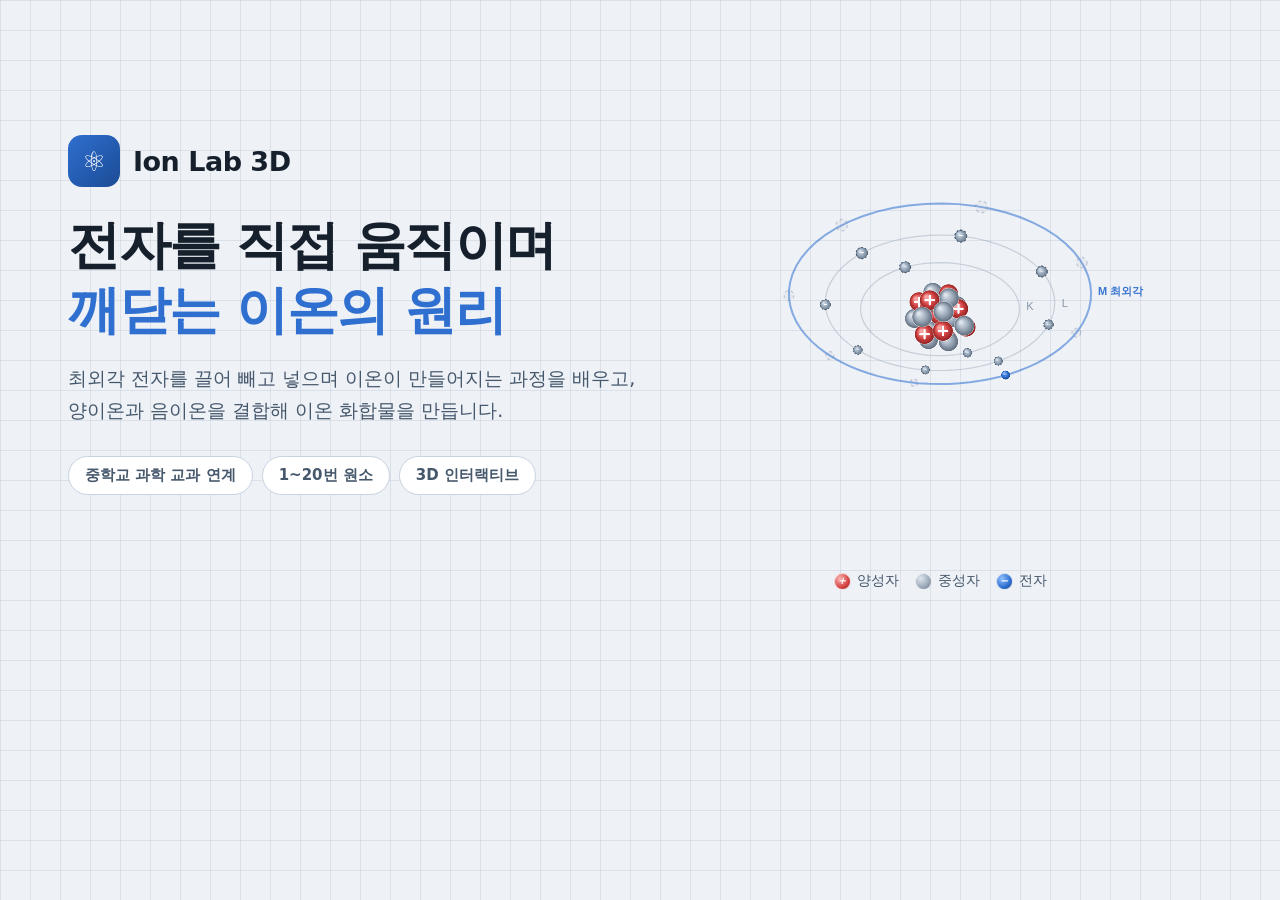
<file: tools/og-image.html>
<!DOCTYPE html>
<html lang="ko">
<head>
<meta charset="UTF-8">
<title>og-image 생성기</title>
<!--
  오픈그래프 이미지(1200×630) 생성기.

  일러스트를 따로 그리지 않고 앱의 실제 렌더링 엔진(canvas-engine.js)을 그대로 불러
  쓴다. 그래야 공유 미리보기와 실제 화면이 어긋나지 않는다. 모형이 바뀌면 이 페이지를
  다시 찍기만 하면 된다.

  생성:
    py -m http.server 8000
    chrome --headless=new --window-size=1200,630 --hide-scrollbars \
           --screenshot=og-image.png http://localhost:8000/tools/og-image.html
-->
<style>
  * { box-sizing: border-box; margin: 0; padding: 0; }
  html, body { width: 1200px; height: 630px; overflow: hidden; }

  body {
    font-family: "Pretendard", "Malgun Gothic", "맑은 고딕", system-ui, sans-serif;
    color: #16202c;
    background-color: #eef1f6;
    background-image:
      linear-gradient(rgba(120,140,165,.16) 1px, transparent 1px),
      linear-gradient(90deg, rgba(120,140,165,.16) 1px, transparent 1px);
    background-size: 30px 30px;
    display: grid;
    grid-template-columns: 1fr 520px;
    align-items: center;
  }

  .left { padding: 0 0 0 68px; }

  .brand { display: flex; align-items: center; gap: 13px; margin-bottom: 26px; }
  .mark {
    width: 52px; height: 52px; border-radius: 14px;
    display: grid; place-items: center;
    background: linear-gradient(135deg, #2f6fd0, #1b4b95);
    color: #fff; font-size: 27px;
  }
  .brand-name { font-size: 27px; font-weight: 800; letter-spacing: -.5px; }

  h1 {
    font-size: 52px; font-weight: 800; line-height: 1.25;
    letter-spacing: -1.5px; margin-bottom: 20px;
  }
  h1 em { font-style: normal; color: #2f6fd0; }

  .desc { font-size: 19px; line-height: 1.65; color: #46586c; margin-bottom: 30px; }

  .chips { display: flex; gap: 9px; flex-wrap: wrap; }
  .chip {
    font-size: 15px; font-weight: 600; color: #46586c;
    background: #fff; border: 1px solid #c8d3e0;
    padding: 9px 16px; border-radius: 24px;
  }

  .right { position: relative; width: 520px; height: 630px; }
  #atomCanvas { display: block; width: 100%; height: 100%; }

  /* 입자 범례 — 색상만으로 구분하지 않는다 */
  .legend {
    position: absolute; left: 0; right: 0; bottom: 40px;
    display: flex; gap: 16px; justify-content: center;
    font-size: 13.5px; color: #46586c;
  }
  .legend span { display: flex; align-items: center; gap: 6px; }
  .dot {
    width: 17px; height: 17px; border-radius: 50%;
    display: grid; place-items: center;
    color: #fff; font-size: 10px; font-weight: 700; line-height: 1;
    border: 1px solid rgba(255,255,255,.75);
  }
  .p { background: radial-gradient(circle at 32% 30%, #f9b1b1, #d64545 60%, #8e2020); }
  .n { background: radial-gradient(circle at 32% 30%, #dfe6ee, #9aa8b8 60%, #5d6b7c); }
  .e { background: radial-gradient(circle at 32% 30%, #8fc0ff, #2f6fd0 60%, #123c78); }
</style>
</head>
<body>

<div class="left">
  <div class="brand">
    <span class="mark">⚛</span>
    <span class="brand-name">Ion Lab 3D</span>
  </div>

  <h1>전자를 직접 움직이며<br><em>깨닫는 이온의 원리</em></h1>

  <p class="desc">
    최외각 전자를 끌어 빼고 넣으며 이온이 만들어지는 과정을 배우고,<br>
    양이온과 음이온을 결합해 이온 화합물을 만듭니다.
  </p>

  <div class="chips">
    <span class="chip">중학교 과학 교과 연계</span>
    <span class="chip">1~20번 원소</span>
    <span class="chip">3D 인터랙티브</span>
  </div>
</div>

<div class="right">
  <canvas id="atomCanvas"></canvas>
  <div class="legend">
    <span><i class="dot p">+</i>양성자</span>
    <span><i class="dot n"></i>중성자</span>
    <span><i class="dot e">−</i>전자</span>
  </div>
</div>

<script src="../atoms.js"></script>
<script src="../rules.js"></script>
<script src="../canvas-engine.js"></script>
<script>
  const engine = new AtomCanvasEngine('atomCanvas', {});

  // 정지 화면이므로 공전을 멈춘다. 좌상단 원자핵 안내는 이미지에선 군더더기라 끈다.
  engine.setAnimateOrbit(false);
  engine.drawNucleusLabel = () => {};

  engine.loadAtom(ELEMENTS[11]); // 나트륨 — 최외각 전자 1개가 눈에 띈다
  engine.camera.rx = -0.62;
  engine.camera.ry = 0.62;
  engine.camera.zoom = 0.82; // 최외각 껍질 라벨까지 캔버스 안에 들어오도록

  // 최외각 전자를 앞쪽 잘 보이는 위치로 돌려 놓는다
  engine.globalAngle = 0.55;
</script>
</body>
</html>
</file>
<file: style.css>
/* ============================================================
   Ion Lab 3D — 스타일
   Blueprint(인터페이스 구성참고안)의 밝은 청사진 톤을 따른다.
   외부 폰트/CDN을 불러오지 않는다 — 학교 오프라인망 대비. (PRD 15)
   색상만으로 정보를 전달하지 않는다. (PRD 10.4 / 16)
   ============================================================ */

:root {
    --bg: #eef1f6;
    --grid: rgba(120, 140, 165, 0.14);
    --panel: #ffffff;
    --panel-2: #f7f9fc;
    --ink: #16202c;
    --ink-2: #46586c;
    --muted: #6b7d91;
    --line: #dde4ed;
    --line-2: #c8d3e0;

    --proton: #d64545;
    --electron: #2f6fd0;
    --neutron: #8598ad;

    --accent: #2f6fd0;
    --accent-ink: #ffffff;
    --ok: #2e7d5b;
    --ok-bg: #e8f5ee;
    --warn: #a9691a;
    --warn-bg: #fdf3e3;
    --err: #c23b3b;
    --err-bg: #fdeded;

    --radius: 12px;
    --radius-sm: 8px;
    --shadow: 0 1px 2px rgba(22, 32, 44, .06), 0 6px 18px rgba(22, 32, 44, .07);
    --shadow-lg: 0 12px 40px rgba(22, 32, 44, .18);
    --font: "Pretendard", "Malgun Gothic", "맑은 고딕", -apple-system, BlinkMacSystemFont, system-ui, sans-serif;
}

* { box-sizing: border-box; margin: 0; padding: 0; }

html, body { height: 100%; }

body {
    font-family: var(--font);
    /* 모눈 배경 — Blueprint의 청사진 모티프 */
    background-color: var(--bg);
    background-image:
        linear-gradient(var(--grid) 1px, transparent 1px),
        linear-gradient(90deg, var(--grid) 1px, transparent 1px);
    background-size: 22px 22px;
    color: var(--ink);
    font-size: 15px;
    line-height: 1.55;
    -webkit-text-size-adjust: 100%;
    overflow-x: hidden;
}

.sr-only {
    position: absolute; width: 1px; height: 1px;
    padding: 0; margin: -1px; overflow: hidden;
    clip: rect(0, 0, 0, 0); white-space: nowrap; border: 0;
}

/* ── 상단 바 ────────────────────────────────────────────── */

.topbar {
    position: sticky; top: 0; z-index: 40;
    display: flex; align-items: center; gap: 16px;
    padding: 10px 18px;
    background: rgba(255, 255, 255, .92);
    backdrop-filter: blur(8px);
    border-bottom: 1px solid var(--line);
    flex-wrap: wrap;
}

.brand { display: flex; align-items: center; gap: 10px; margin-right: auto; }

.brand-mark {
    width: 36px; height: 36px; flex: none;
    display: grid; place-items: center;
    background: linear-gradient(135deg, var(--electron), #1b4b95);
    color: #fff; border-radius: 10px; font-size: 19px;
}

.brand-text { display: flex; flex-direction: column; line-height: 1.25; }
.brand-text strong { font-size: 16px; letter-spacing: -.2px; }
.brand-text small { font-size: 11.5px; color: var(--muted); }

.tabs, .mode-switch {
    display: flex; gap: 3px; padding: 3px;
    background: var(--panel-2);
    border: 1px solid var(--line);
    border-radius: 10px;
}

.tab, .mode {
    border: 0; background: transparent; cursor: pointer;
    font: inherit; color: var(--ink-2);
    padding: 7px 14px; border-radius: 7px;
    white-space: nowrap; transition: background .15s, color .15s;
}
.mode { padding: 6px 11px; font-size: 13px; }

.tab:hover, .mode:hover { background: rgba(47, 111, 208, .08); }

.tab.is-active, .mode.is-active {
    background: var(--accent); color: var(--accent-ink); font-weight: 600;
}

.topbar-actions { display: flex; align-items: center; gap: 8px; }

.icon-btn {
    width: 34px; height: 34px; flex: none;
    display: grid; place-items: center;
    border: 1px solid var(--line); border-radius: 9px;
    background: var(--panel); color: var(--ink-2);
    font: inherit; font-size: 15px; cursor: pointer;
    transition: background .15s, border-color .15s;
}
.icon-btn:hover { background: var(--panel-2); border-color: var(--line-2); }
.icon-btn[aria-pressed="false"] { opacity: .45; }

/* ── 뷰 레이아웃 ────────────────────────────────────────── */

.view { display: none; }
.view.is-active { display: grid; }

#view-ion {
    grid-template-columns: 272px minmax(0, 1fr) 316px;
    gap: 14px; padding: 14px;
    align-items: start;
}

#view-compound {
    grid-template-columns: 216px minmax(0, 1fr) 216px;
    gap: 14px; padding: 14px;
    align-items: start;
}

.panel {
    background: var(--panel);
    border: 1px solid var(--line);
    border-radius: var(--radius);
    box-shadow: var(--shadow);
    padding: 14px;
}

.panel-title {
    font-size: 13px; font-weight: 700; color: var(--ink);
    letter-spacing: .2px; margin-bottom: 10px;
    display: flex; align-items: baseline; gap: 6px;
}
.panel-title small { font-weight: 500; color: var(--muted); font-size: 11.5px; }
.panel-title.cation { color: var(--proton); }
.panel-title.anion { color: var(--electron); }

.sub-title {
    font-size: 11.5px; font-weight: 700; color: var(--muted);
    text-transform: uppercase; letter-spacing: .6px;
    margin: 14px 0 7px;
    display: flex; justify-content: space-between; align-items: center;
}

/* ── ① 미니 주기율표 ───────────────────────────────────── */

/* 1·2족과 13~18족 사이의 생략 구간(전이금속)을 간격 전용 칸으로 벌린다.
   칸에 margin을 주면 그 칸만 폭이 깎여 박스 크기가 달라진다. */
.ptable {
    display: grid;
    grid-template-columns: repeat(2, minmax(0, 1fr)) 9px repeat(6, minmax(0, 1fr));
    gap: 3px;
}

.cell {
    position: relative; aspect-ratio: 1;
    display: flex; flex-direction: column;
    align-items: center; justify-content: center;
    border: 1px solid var(--line-2); border-radius: 5px;
    background: var(--panel-2); cursor: pointer;
    font: inherit; color: var(--ink);
    padding: 0; overflow: hidden;
    transition: transform .12s, box-shadow .12s;
}
.cell:hover { transform: translateY(-2px); box-shadow: var(--shadow); z-index: 2; }

.cell .z { position: absolute; top: 2px; left: 3px; font-size: 8.5px; color: var(--muted); line-height: 1; }
.cell .sym { font-size: 15px; font-weight: 700; line-height: 1; margin-top: 4px; }

.cell.cat-metal { background: #e9f3ec; border-color: #b9d8c4; }
.cell.cat-nonmetal { background: #eaf1fb; border-color: #bed3ef; }
.cell.cat-metalloid { background: #f3ecf8; border-color: #d8c6e6; }
.cell.cat-noble-gas { background: #e7eaee; border-color: #c2cad4; }

/* 이온을 만들지 않는 설명 전용 원소 — 색상 외에 빗금으로도 구분한다 */
.cell.is-disabled::after {
    content: ''; position: absolute; inset: 0;
    background: repeating-linear-gradient(45deg,
        rgba(90, 105, 125, .16) 0 3px, transparent 3px 6px);
    pointer-events: none;
}

.cell.is-selected {
    border-color: var(--accent); border-width: 2px;
    box-shadow: 0 0 0 3px rgba(47, 111, 208, .18);
    z-index: 3;
}
.cell:focus-visible { outline: 2px solid var(--accent); outline-offset: 2px; }

.legend {
    list-style: none; display: flex; flex-wrap: wrap; gap: 4px 12px;
    margin-top: 12px; font-size: 11px; color: var(--ink-2);
}
.legend li { display: flex; align-items: center; gap: 5px; }

.swatch { width: 11px; height: 11px; border-radius: 3px; border: 1px solid var(--line-2); }
.swatch.cat-metal { background: #e9f3ec; border-color: #b9d8c4; }
.swatch.cat-nonmetal { background: #eaf1fb; border-color: #bed3ef; }
.swatch.cat-metalloid { background: #f3ecf8; border-color: #d8c6e6; }
.swatch.cat-noble-gas { background: #e7eaee; border-color: #c2cad4; }

.legend-note {
    margin-top: 8px; font-size: 10.5px; color: var(--muted); line-height: 1.5;
}
.hatch-sample {
    display: inline-block; width: 14px; height: 10px;
    vertical-align: -1px; border: 1px solid var(--line-2); border-radius: 2px;
    background: repeating-linear-gradient(45deg,
        rgba(90, 105, 125, .3) 0 2px, transparent 2px 4px);
}

/* ── ② 중앙 무대 ───────────────────────────────────────── */

.stage { display: flex; flex-direction: column; gap: 12px; min-width: 0; }

.mission {
    display: flex; align-items: center; gap: 10px;
    background: #fff8e8; border: 1px solid #edd9ab;
    border-radius: var(--radius); padding: 9px 12px;
    font-size: 13.5px; color: #6d4c12;
}
.mission[hidden] { display: none; }
.mission-tag {
    background: var(--warn); color: #fff; font-size: 10.5px; font-weight: 700;
    padding: 2px 7px; border-radius: 5px; flex: none;
}
.mission #missionText { flex: 1; }

.canvas-shell {
    position: relative;
    background: var(--panel);
    border: 1px solid var(--line);
    border-radius: var(--radius);
    box-shadow: var(--shadow);
    height: clamp(340px, 52vh, 540px);
    overflow: hidden;
}

#atomCanvas { display: block; width: 100%; height: 100%; cursor: grab; touch-action: none; }
#atomCanvas:active { cursor: grabbing; }

.canvas-tools {
    position: absolute; top: 10px; right: 10px;
    display: flex; flex-direction: column; gap: 5px;
}
.tool {
    width: 32px; height: 32px;
    display: grid; place-items: center;
    border: 1px solid var(--line); border-radius: 8px;
    background: rgba(255, 255, 255, .95); color: var(--ink-2);
    font: inherit; font-size: 14px; cursor: pointer;
    box-shadow: var(--shadow);
}
.tool:hover { background: #fff; border-color: var(--line-2); }
.tool.is-active { background: var(--accent); color: #fff; border-color: var(--accent); }

.canvas-hint {
    position: absolute; left: 10px; bottom: 10px;
    font-size: 11px; color: var(--muted);
    background: rgba(255, 255, 255, .88);
    border: 1px solid var(--line);
    padding: 4px 9px; border-radius: 20px;
    pointer-events: none;
}

/* ── ④ 전자 보관함 ─────────────────────────────────────── */

.well-row { display: grid; grid-template-columns: minmax(0, 1fr) auto; gap: 12px; align-items: stretch; }

.well {
    background: var(--panel);
    border: 2px dashed var(--line-2);
    border-radius: var(--radius);
    padding: 10px 12px;
    transition: border-color .15s, background .15s;
}
.well.is-hover { border-color: var(--err); background: var(--err-bg); }

.well-head { display: flex; justify-content: space-between; align-items: baseline; }
.well-title { font-size: 12px; font-weight: 700; color: var(--ink-2); }
.well-count { font-size: 12px; color: var(--muted); }
.well-count strong { font-size: 15px; color: var(--electron); }

.well-body {
    display: flex; flex-wrap: wrap; gap: 5px;
    min-height: 34px; align-items: center; margin: 6px 0 4px;
}

.well-e {
    width: 24px; height: 24px; flex: none;
    display: grid; place-items: center;
    border-radius: 50%; cursor: grab;
    background: radial-gradient(circle at 32% 30%, #8fc0ff, #2f6fd0 55%, #123c78);
    color: #fff; font-size: 13px; font-weight: 700; line-height: 1;
    border: 1.8px solid #fff;
    box-shadow: 0 1px 4px rgba(18, 60, 120, .4);
    touch-action: none; user-select: none;
}
.well-e:active { cursor: grabbing; transform: scale(1.12); }
.well-e.is-infinite { font-size: 11px; }

.well-empty { font-size: 11.5px; color: var(--muted); }
.well-help { font-size: 10.5px; color: var(--muted); }

.stage-actions { display: flex; flex-direction: column; gap: 6px; justify-content: center; }

/* ── 버튼 ──────────────────────────────────────────────── */

.btn {
    border: 1px solid transparent; border-radius: var(--radius-sm);
    padding: 9px 16px; font: inherit; font-weight: 600; font-size: 13.5px;
    cursor: pointer; white-space: nowrap;
    transition: background .15s, border-color .15s, opacity .15s;
}
.btn-sm { padding: 5px 10px; font-size: 12px; }

.btn-primary { background: var(--accent); color: var(--accent-ink); }
.btn-primary:hover { background: #2560ba; }

.btn-ghost { background: var(--panel); border-color: var(--line-2); color: var(--ink-2); }
.btn-ghost:hover { background: var(--panel-2); }

.btn:disabled { opacity: .4; cursor: not-allowed; }

.hint-stage { font-size: 11px; color: var(--muted); font-weight: 500; }

.model-note {
    font-size: 11px; color: var(--muted); line-height: 1.6;
    background: var(--panel-2); border: 1px solid var(--line);
    border-left: 3px solid var(--line-2);
    border-radius: var(--radius-sm); padding: 8px 11px;
}
.model-note strong { color: var(--ink-2); }

/* ── ③ 정보 패널 ───────────────────────────────────────── */

.element-head { display: flex; align-items: center; gap: 11px; margin-bottom: 12px; }

.element-symbol {
    width: 52px; height: 52px; flex: none;
    display: grid; place-items: center;
    border-radius: 10px; border: 1px solid var(--line-2);
    background: var(--panel-2);
    font-size: 22px; font-weight: 700; letter-spacing: -.5px;
}
.element-meta { display: flex; flex-direction: column; min-width: 0; }
.element-name { font-size: 17px; font-weight: 700; }
.element-sub { font-size: 11.5px; color: var(--muted); }

.charge-card {
    display: flex; flex-direction: column; gap: 1px;
    border-radius: var(--radius-sm); padding: 10px 12px;
    border: 1px solid var(--line); background: var(--panel-2);
    transition: background .2s, border-color .2s;
}
.charge-card.is-cation { background: var(--err-bg); border-color: #f0bfbf; }
.charge-card.is-anion { background: #e9f0fb; border-color: #bed3ef; }

.charge-label { font-size: 10.5px; color: var(--muted); text-transform: uppercase; letter-spacing: .5px; }
.charge-value { font-size: 19px; font-weight: 700; line-height: 1.3; }
.charge-card.is-cation .charge-value { color: var(--proton); }
.charge-card.is-anion .charge-value { color: var(--electron); }
.charge-eq { font-size: 12.5px; color: var(--ink-2); font-variant-numeric: tabular-nums; }

/* 양성자와 전자의 힘 겨루기 (Blueprint p.8) */
.balance { display: flex; align-items: center; gap: 8px; margin-top: 10px; }
.balance-end { font-size: 10px; font-weight: 700; flex: none; }
.balance-end.proton { color: var(--proton); }
.balance-end.electron { color: var(--electron); }

.balance-track {
    position: relative; flex: 1; height: 6px;
    border-radius: 3px;
    background: linear-gradient(90deg, #f3d3d3, #e3e8ee 45% 55%, #ccdcf3);
}
.balance-knob {
    position: absolute; top: 50%; left: 50%;
    width: 14px; height: 14px; border-radius: 50%;
    transform: translate(-50%, -50%);
    background: var(--muted); border: 2px solid #fff;
    box-shadow: 0 1px 4px rgba(0, 0, 0, .22);
    transition: left .25s ease, background .25s;
}

.stat-list { display: flex; flex-direction: column; gap: 1px; }
.stat-list > div {
    display: flex; justify-content: space-between; align-items: center;
    padding: 6px 0; border-bottom: 1px dashed var(--line);
    font-size: 13px;
}
.stat-list > div:last-child { border-bottom: 0; }
.stat-list dt { color: var(--ink-2); display: flex; align-items: center; gap: 6px; }
.stat-list dd { font-weight: 700; font-variant-numeric: tabular-nums; }

.dot { width: 9px; height: 9px; border-radius: 50%; flex: none; }
.dot.proton { background: var(--proton); }
.dot.neutron { background: var(--neutron); }
.dot.electron { background: var(--electron); }

.shell-list { list-style: none; display: flex; flex-direction: column; gap: 4px; }

.shell-row {
    display: grid; grid-template-columns: 26px 1fr auto;
    align-items: center; gap: 8px; font-size: 12.5px;
}
.shell-row .shell-name { font-weight: 700; color: var(--ink-2); }
.shell-row.is-valence .shell-name { color: var(--electron); }

.shell-bar { height: 7px; border-radius: 4px; background: var(--panel-2); border: 1px solid var(--line); overflow: hidden; }
.shell-fill { height: 100%; background: var(--neutron); transition: width .25s; }
.shell-row.is-valence .shell-fill { background: var(--electron); }

.shell-num { font-variant-numeric: tabular-nums; color: var(--muted); font-size: 11.5px; }
.shell-row.is-valence .shell-num { color: var(--electron); font-weight: 700; }

.goal-box {
    font-size: 12.5px; line-height: 1.6; color: var(--ink-2);
    background: var(--panel-2); border: 1px solid var(--line);
    border-radius: var(--radius-sm); padding: 9px 11px;
}

.feedback {
    margin-top: 12px; padding: 10px 12px;
    border-radius: var(--radius-sm); font-size: 12.5px; line-height: 1.6;
    border: 1px solid var(--line); background: var(--panel-2);
}
.feedback[hidden] { display: none; }
.feedback.is-ok { background: var(--ok-bg); border-color: #b8ddc8; color: #1f5f43; }
.feedback.is-warn { background: var(--warn-bg); border-color: #edd9ab; color: #7a4d10; }
.feedback.is-err { background: var(--err-bg); border-color: #f0bfbf; color: #942929; }
.feedback.is-info { background: #eaf1fb; border-color: #bed3ef; color: #1b4b95; }
.feedback strong { display: block; margin-bottom: 2px; }

/* ── 화합물 만들기 ─────────────────────────────────────── */

.card-list { display: flex; flex-direction: column; gap: 8px; align-items: center; }

/* 퍼즐 조각 이온 카드 — 외곽선은 SVG, 글자는 그 위에 HTML로 얹는다.
   크기(width·height)는 전하 크기에 따라 JS가 인라인으로 지정한다. */
.ion-card {
    position: relative; flex: none;
    padding: 0; border: 0; background: none;
    font: inherit; text-align: left; color: var(--ink);
    cursor: grab; user-select: none;
    transition: transform .12s, filter .12s;
}
.ion-card:hover { transform: translateY(-2px); filter: drop-shadow(0 4px 8px rgba(22,32,44,.18)); }
.ion-card:active { cursor: grabbing; }
.ion-card:focus-visible { outline: 2px solid var(--accent); outline-offset: 3px; border-radius: 8px; }

/* overflow visible — 칸을 빈틈없이 쌓으려 뷰박스에 여백을 두지 않으므로 외곽선 stroke가
   살짝 넘칠 수 있다. 잘리지 않게 한다. */
.puzzle { position: absolute; inset: 0; width: 100%; height: 100%; pointer-events: none; overflow: visible; }
.puzzle path { stroke-width: 1.5; }

.cation .puzzle path { fill: #fbe9e9; stroke: #d98d8d; }
.anion .puzzle path { fill: #e7effb; stroke: #90b3e4; }

/* 글자는 퍼즐 몸통 안쪽에만 놓는다. 홈·돌기가 있는 변은 여백을 더 준다. */
.ion-body {
    position: absolute; inset: 0;
    display: flex; align-items: center; justify-content: space-between;
    gap: 6px; pointer-events: none;
}
.cation .ion-body { padding: 0 24px 0 14px; }
.anion .ion-body { padding: 0 12px 0 22px; }

/* 선택자를 .ion-card로 한정하지 않는다 — 같은 마크업을 결합 영역(.zone-ion)에서도 쓴다. */
.ion-sym { font-size: 17px; font-weight: 700; white-space: nowrap; }
.cation .ion-sym { color: var(--proton); }
.anion .ion-sym { color: var(--electron); }
.ion-meta { display: flex; flex-direction: column; align-items: flex-end; line-height: 1.25; }
.ion-kr { font-size: 10px; color: var(--muted); white-space: nowrap; }
.ion-charge { font-size: 11px; font-weight: 700; color: var(--ink-2); font-variant-numeric: tabular-nums; }

.puzzle-legend {
    margin-top: 10px; font-size: 10.5px; color: var(--muted); line-height: 1.5;
    border-top: 1px dashed var(--line); padding-top: 8px;
}

.stage-compound { gap: 12px; }
.combine-head { background: var(--panel); border: 1px solid var(--line); border-radius: var(--radius); padding: 12px 14px; box-shadow: var(--shadow); }
.combine-desc { font-size: 12.5px; color: var(--ink-2); line-height: 1.6; }

.dropzone {
    position: relative;
    min-height: 190px; padding: 14px;
    display: flex; align-items: center; justify-content: center;
    border: 2px dashed var(--line-2); border-radius: var(--radius);
    background: var(--panel);
    transition: border-color .15s, background .15s;
}
.dropzone.is-hover { border-color: var(--accent); background: #f2f7fe; }
.dropzone-empty { font-size: 12.5px; color: var(--muted); text-align: center; max-width: 340px; }
.dropzone-empty[hidden] { display: none; }
/* 결합 영역 — 양이온 열(왼쪽)과 음이온 열(오른쪽)을 위로 정렬해 이음매에서 맞물린다.
   두 열의 홈·돌기 개수가 같으면 빈틈 없이 하나의 덩어리가 되고, 다르면 아래쪽에
   짝 없는 홈/돌기가 그대로 드러나 '무엇이 남았는지'가 눈에 보인다. */
.dropzone-ions {
    display: flex; align-items: flex-start; justify-content: center;
    border-radius: 12px; transition: box-shadow .2s, background .2s; padding: 6px;
}
/* 완성(총전하 0) — 맞물린 덩어리 전체를 감싸는 완성 신호 */
.dropzone-ions.is-complete {
    background: var(--ok-bg);
    box-shadow: 0 0 0 2px #b8ddc8, 0 6px 16px rgba(31,95,67,.16);
}

.seam-col { display: flex; flex-direction: column; }
/* 음이온 열을 knob(8.5px)만큼 왼쪽으로 당겨 돌기가 양이온 홈에 실제로 들어가게 한다. */
.seam-col.anions { margin-left: -8.5px; }

.zone-ion {
    position: relative; flex: none;
    animation: pop .18s ease-out;
}

@keyframes pop { from { transform: scale(.8); opacity: 0; } to { transform: scale(1); opacity: 1; } }

.zone-ion .zone-remove {
    position: absolute; top: -4px; z-index: 2;
    width: 18px; height: 18px; display: grid; place-items: center;
    border: 1px solid var(--line-2); border-radius: 50%; cursor: pointer;
    background: #fff; color: var(--ink-2);
    font: inherit; font-size: 11px; line-height: 1;
}
/* 삭제 버튼은 이음매(특징이 있는 변)를 가리지 않도록 각 이온의 바깥 모서리에 둔다. */
.zone-ion.cation .zone-remove { left: 2px; }
.zone-ion.anion .zone-remove { right: 4px; }
.zone-ion .zone-remove:hover { background: var(--err); color: #fff; border-color: var(--err); }

.charge-sum {
    display: flex; align-items: center; gap: 12px; flex-wrap: wrap;
    background: var(--panel); border: 1px solid var(--line);
    border-radius: var(--radius); padding: 10px 14px; box-shadow: var(--shadow);
}
.charge-sum-math { display: flex; align-items: baseline; gap: 8px; }
.sum-label { font-size: 11px; color: var(--muted); text-transform: uppercase; letter-spacing: .5px; }
.sum-eq { font-size: 16px; font-weight: 700; font-variant-numeric: tabular-nums; }
.charge-sum-status { margin-left: auto; font-size: 13px; font-weight: 700; color: var(--muted); }
.charge-sum-status.is-ok { color: var(--ok); }
.charge-sum-status.is-err { color: var(--err); }

/* ── 3D 이온 결정 격자 ─────────────────────────────────── */

.lattice-panel {
    background: var(--panel); border: 1px solid var(--line);
    border-radius: var(--radius); padding: 12px 14px 14px;
    box-shadow: var(--shadow);
    display: flex; flex-direction: column; gap: 10px;
    animation: rise .22s ease-out;
}
.lattice-panel[hidden] { display: none; }

.lattice-head { display: flex; align-items: flex-start; justify-content: space-between; gap: 10px; }
.lattice-title { font-size: 19px; font-weight: 700; display: flex; align-items: baseline; gap: 8px; }
.lattice-title small { font-size: 13px; font-weight: 500; color: var(--muted); }
.lattice-sub { font-size: 12px; color: var(--ink-2); margin-top: 2px; }
.lattice-tools { display: flex; gap: 5px; flex: none; }

.lattice-canvas-shell {
    position: relative;
    height: clamp(260px, 38vh, 380px);
    border: 1px solid var(--line); border-radius: var(--radius-sm);
    background: linear-gradient(180deg, #f9fbfe, #eef2f8);
    overflow: hidden;
}
#latticeCanvas { display: block; width: 100%; height: 100%; cursor: grab; touch-action: none; }
#latticeCanvas:active { cursor: grabbing; }

.lattice-hint {
    position: absolute; left: 8px; bottom: 8px;
    font-size: 10.5px; color: var(--muted);
    background: rgba(255, 255, 255, .85);
    border: 1px solid var(--line);
    padding: 3px 8px; border-radius: 20px; pointer-events: none;
}

.lattice-legend { list-style: none; display: flex; gap: 16px; font-size: 12px; color: var(--ink-2); }
.lattice-legend li { display: flex; align-items: center; gap: 6px; }

.ion-dot {
    width: 16px; height: 16px; flex: none;
    display: grid; place-items: center;
    border-radius: 50%; color: #fff;
    font-size: 9px; font-weight: 700; line-height: 1;
    border: 1px solid rgba(255, 255, 255, .7);
}
.ion-dot.cation { background: radial-gradient(circle at 32% 30%, #f9b1b1, #d64545 60%, #8e2020); }
.ion-dot.anion { background: radial-gradient(circle at 32% 30%, #9fc7ff, #2f6fd0 60%, #123c78); }

.checklist { background: var(--panel); border: 1px solid var(--line); border-radius: var(--radius); padding: 12px 14px; box-shadow: var(--shadow); }
.check-item.is-done { cursor: pointer; }
.check-item.is-done:hover { background: #d8ecdf; }
.checklist .sub-title { margin-top: 0; }
.checklist-items { list-style: none; display: flex; flex-wrap: wrap; gap: 6px; }

.check-item {
    display: flex; align-items: center; gap: 5px;
    padding: 5px 10px; border-radius: 20px;
    border: 1px solid var(--line-2); background: var(--panel-2);
    font-size: 12px; color: var(--muted);
}
.check-item.is-done { background: var(--ok-bg); border-color: #b8ddc8; color: #1f5f43; font-weight: 700; }
.check-item .mark { font-size: 11px; }

/* ── 모달 · 토스트 ─────────────────────────────────────── */

.modal-overlay {
    position: fixed; inset: 0; z-index: 100;
    display: grid; place-items: center; padding: 20px;
    background: rgba(22, 32, 44, .5);
    backdrop-filter: blur(3px);
    animation: fade .15s ease-out;
}
.modal-overlay[hidden] { display: none; }
@keyframes fade { from { opacity: 0; } to { opacity: 1; } }

.modal {
    width: min(440px, 100%); max-height: 88vh; overflow-y: auto;
    background: var(--panel); border-radius: 16px;
    box-shadow: var(--shadow-lg); padding: 26px 24px 20px;
    text-align: center;
    animation: rise .2s ease-out;
}
.modal-wide { width: min(600px, 100%); text-align: left; }
@keyframes rise { from { transform: translateY(12px); opacity: 0; } to { transform: none; opacity: 1; } }

.modal-icon {
    width: 54px; height: 54px; margin: 0 auto 12px;
    display: grid; place-items: center;
    border-radius: 50%; font-size: 26px;
    border: 2px solid var(--ok); color: var(--ok); background: var(--ok-bg);
}
.modal-icon.is-err { border-color: var(--err); color: var(--err); background: var(--err-bg); }
.modal-icon.is-compound { border-color: var(--accent); color: var(--accent); background: #eaf1fb; }

.modal-title { font-size: 19px; font-weight: 700; margin-bottom: 8px; }

.modal-formula {
    font-size: 30px; font-weight: 700; letter-spacing: -.5px;
    margin: 10px 0 14px; color: var(--ink);
}
.modal-formula:empty { display: none; }

.modal-body { font-size: 13.5px; color: var(--ink-2); line-height: 1.7; text-align: left; }
.modal-btn { width: 100%; margin-top: 18px; padding: 11px; }

.result-grid { display: flex; flex-direction: column; gap: 1px; margin: 4px 0 12px; }
.result-grid > div {
    display: flex; justify-content: space-between; gap: 12px;
    padding: 7px 0; border-bottom: 1px dashed var(--line);
}
.result-grid > div:last-child { border-bottom: 0; }
.result-grid dt { color: var(--muted); font-size: 12.5px; }
.result-grid dd { font-weight: 700; color: var(--ink); font-variant-numeric: tabular-nums; text-align: right; }

.result-note {
    background: var(--panel-2); border: 1px solid var(--line);
    border-radius: var(--radius-sm); padding: 10px 12px; font-size: 12.5px;
}

.help-body h4 { font-size: 13.5px; margin: 16px 0 5px; color: var(--ink); }
.help-body ol { padding-left: 18px; display: flex; flex-direction: column; gap: 6px; }
.help-body p { color: var(--ink-2); }

.toast {
    position: fixed; left: 50%; bottom: 24px; z-index: 90;
    transform: translateX(-50%);
    max-width: min(520px, calc(100vw - 32px));
    padding: 11px 16px; border-radius: 10px;
    background: var(--ink); color: #fff;
    font-size: 13px; line-height: 1.55;
    box-shadow: var(--shadow-lg);
    animation: toast-in .2s ease-out;
}
.toast[hidden] { display: none; }
.toast.is-err { background: #8e2626; }
.toast.is-warn { background: #7a4d10; }
.toast.is-info { background: #1b4b95; }
@keyframes toast-in { from { transform: translate(-50%, 10px); opacity: 0; } to { transform: translate(-50%, 0); opacity: 1; } }

.celebrate {
    position: fixed; inset: 0; z-index: 95;
    pointer-events: none; display: none;
}
.celebrate.is-on { display: block; }

/* ── 반응형 (PRD FR-12) ────────────────────────────────── */

@media (max-width: 1180px) {
    #view-ion { grid-template-columns: 232px minmax(0, 1fr) 272px; }
    #view-compound { grid-template-columns: 180px minmax(0, 1fr) 180px; }
}

/* 태블릿 — 주기율표를 상단 전폭으로 올린다 */
@media (max-width: 980px) {
    #view-ion {
        grid-template-columns: minmax(0, 1fr) 272px;
        grid-template-areas: "elements elements" "stage info";
    }
    .panel-elements { grid-area: elements; }
    #view-ion .stage { grid-area: stage; }
    .panel-info { grid-area: info; }
    .ptable { max-width: 420px; }
}

/* 모바일 — 세로 스택 */
@media (max-width: 720px) {
    .topbar { padding: 8px 12px; gap: 10px; }
    .brand-text small { display: none; }
    .tabs { order: 3; width: 100%; }
    .tab { flex: 1; }
    .mode-switch { order: 2; }

    #view-ion {
        grid-template-columns: minmax(0, 1fr);
        grid-template-areas: "elements" "stage" "info";
        padding: 10px; gap: 10px;
    }
    #view-compound {
        grid-template-columns: minmax(0, 1fr) minmax(0, 1fr);
        grid-template-areas: "combine combine" "cations anions";
        padding: 10px; gap: 10px;
    }
    #view-compound .stage-compound { grid-area: combine; }
    #view-compound .panel-cards:first-of-type { grid-area: cations; }
    #view-compound .panel-cards:last-of-type { grid-area: anions; }

    .ptable { max-width: none; }
    .cell .sym { font-size: 16px; }

    .canvas-shell { height: clamp(300px, 44vh, 400px); }
    .well-row { grid-template-columns: minmax(0, 1fr); }
    .stage-actions { flex-direction: row; }
    .stage-actions .btn { flex: 1; }
    .canvas-hint { display: none; }
}

@media (prefers-reduced-motion: reduce) {
    *, *::before, *::after {
        animation-duration: .01ms !important;
        animation-iteration-count: 1 !important;
        transition-duration: .01ms !important;
    }
}
</file>
